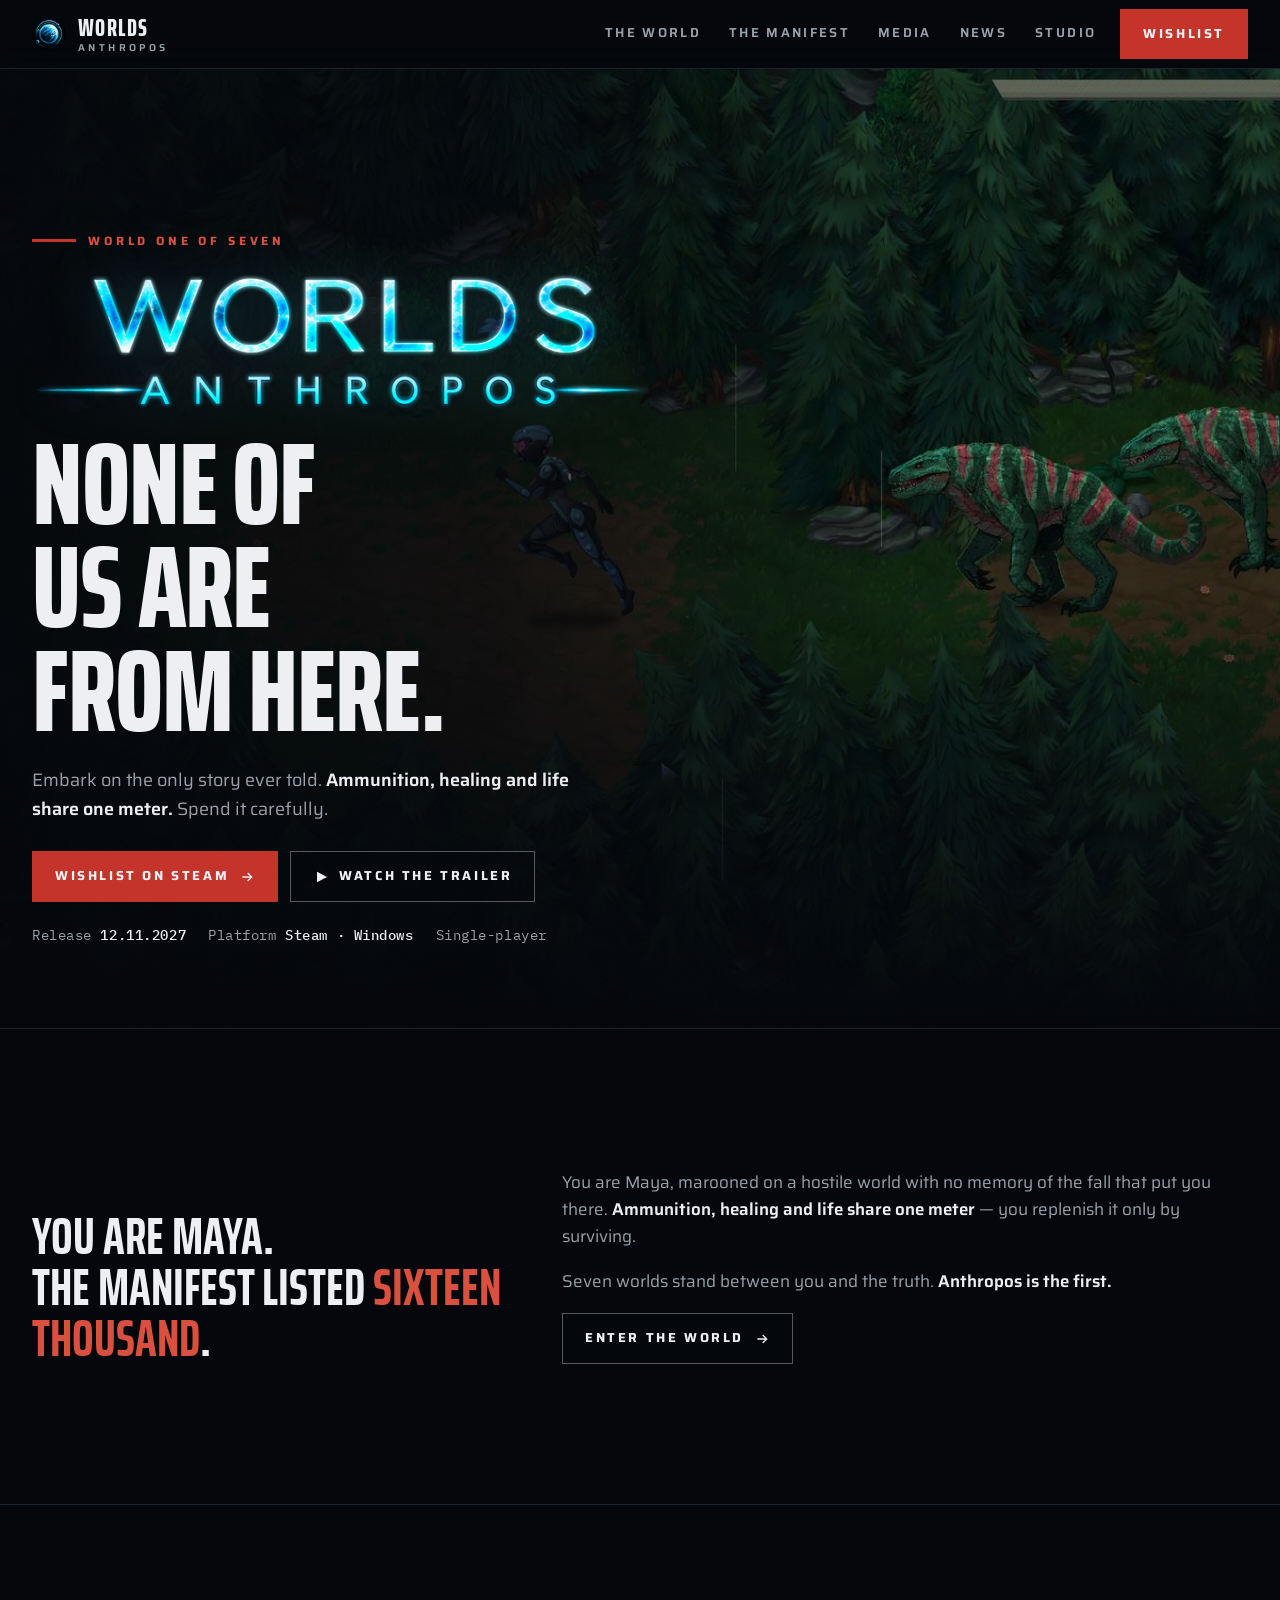
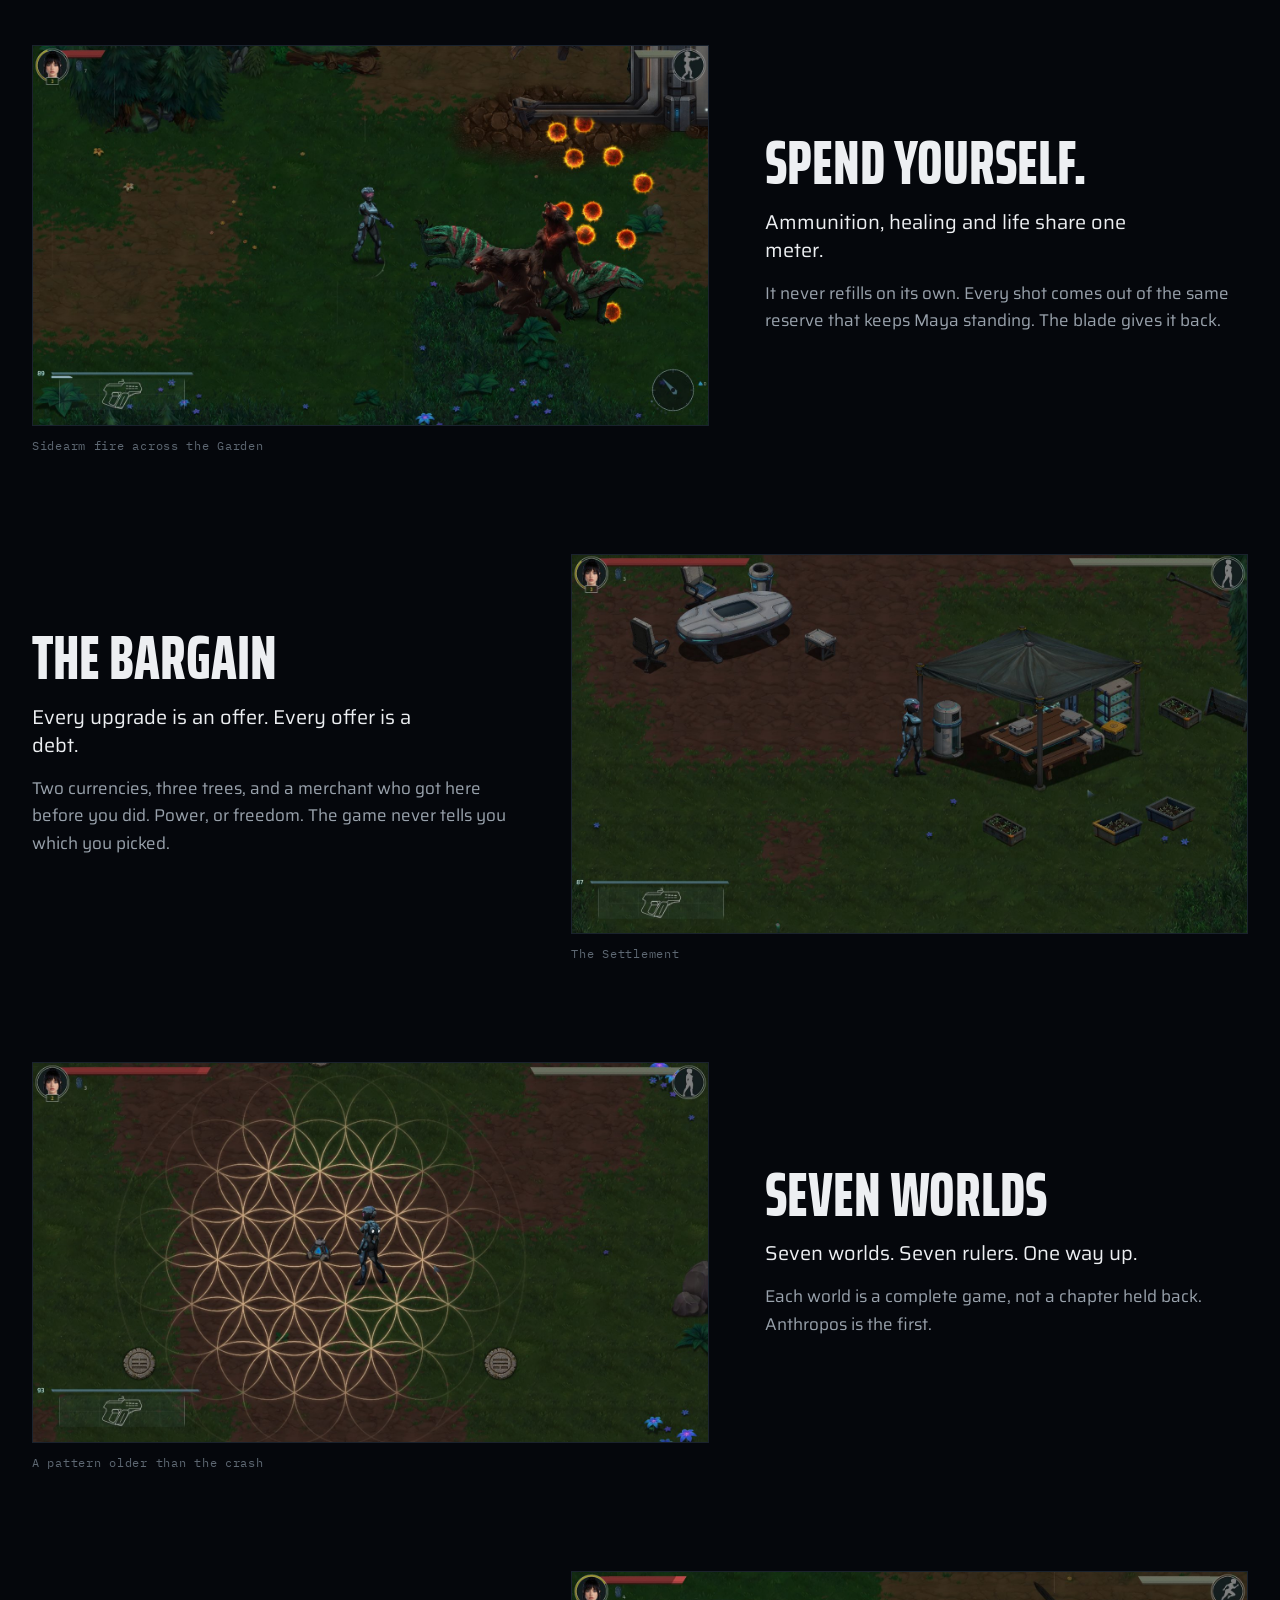
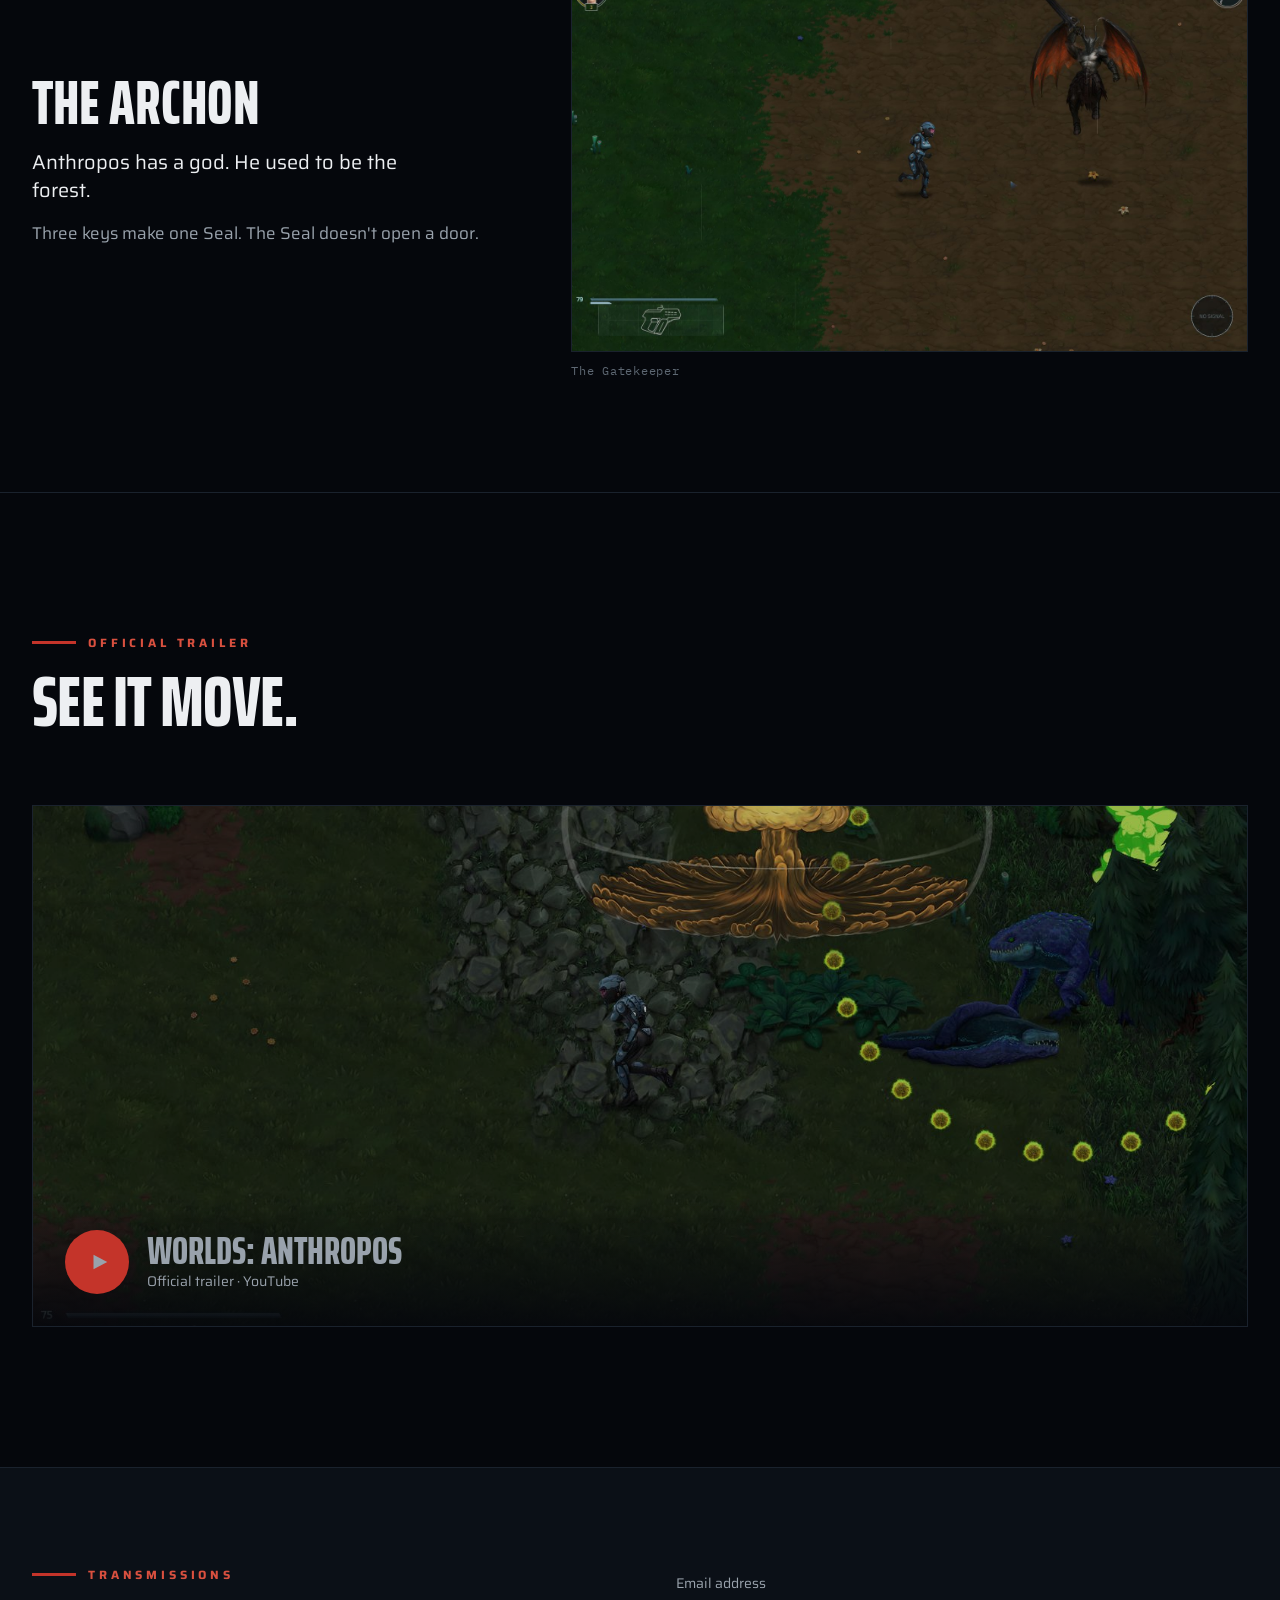
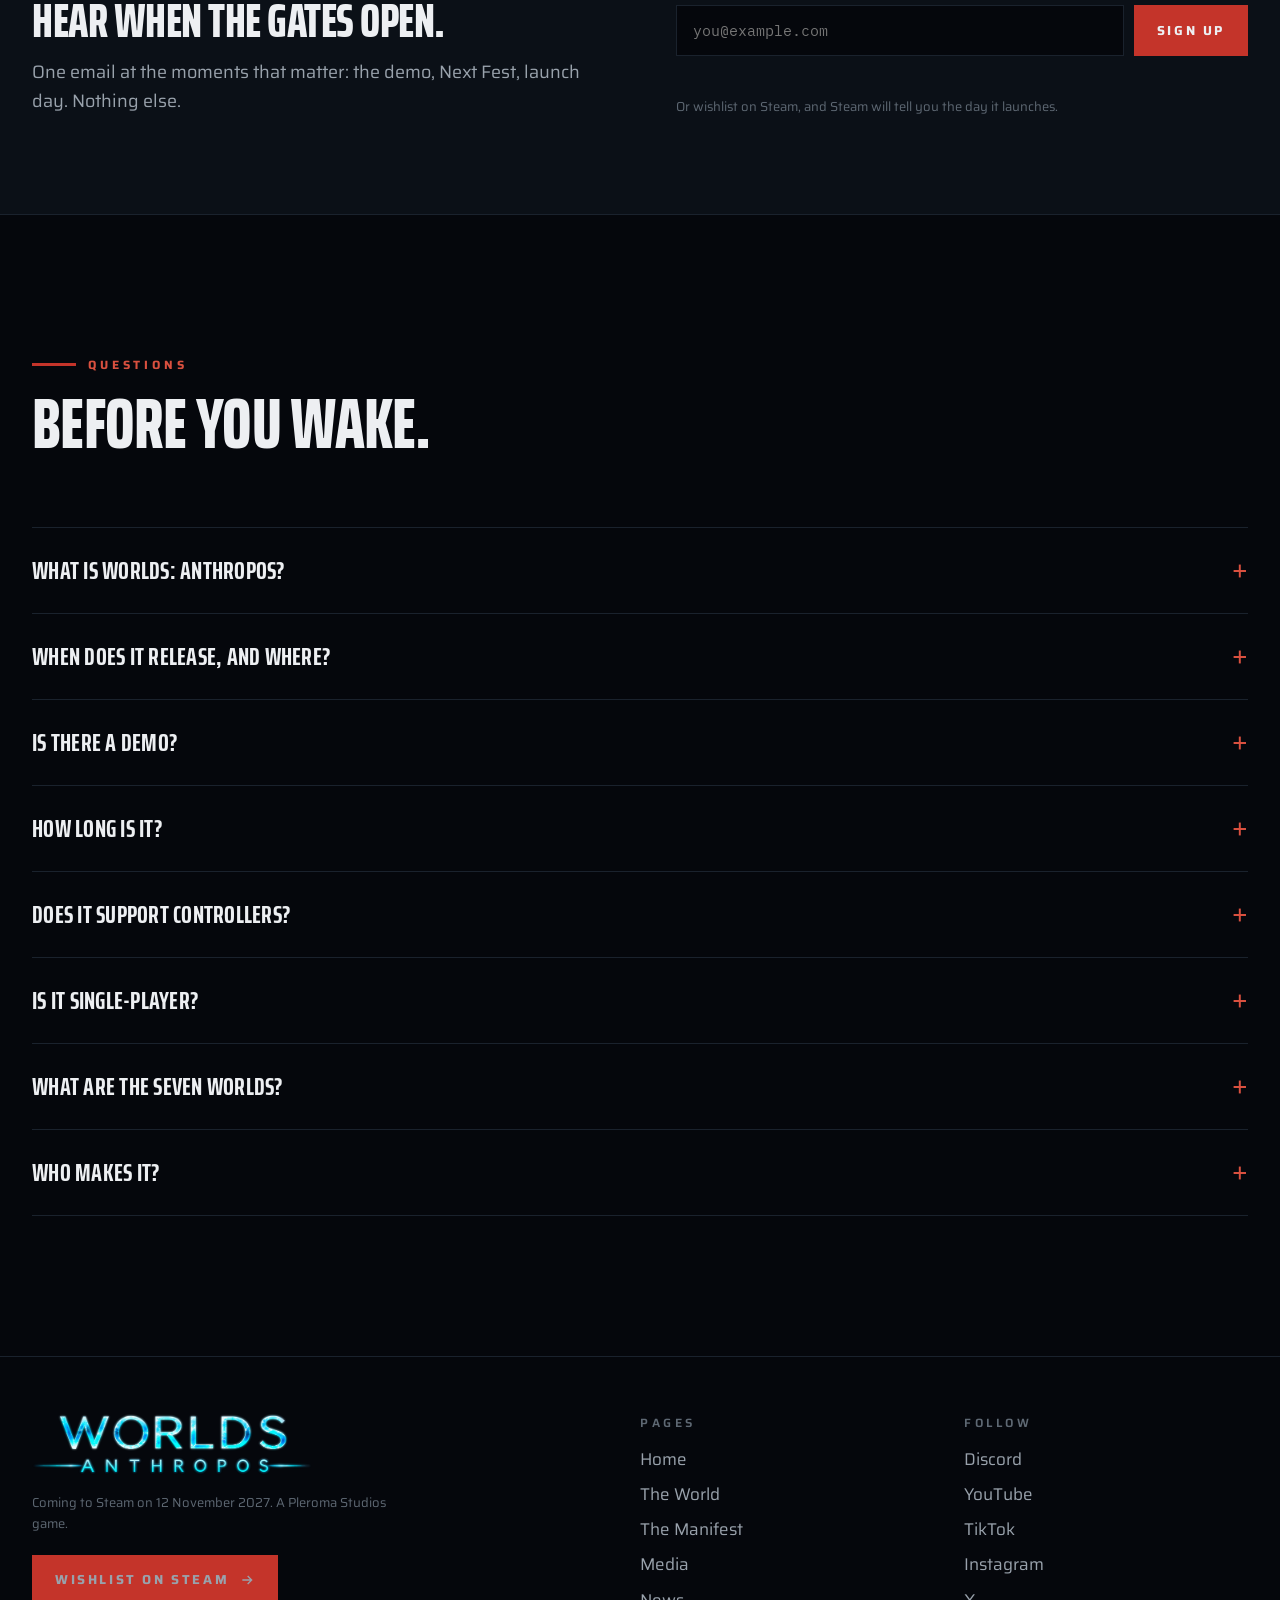
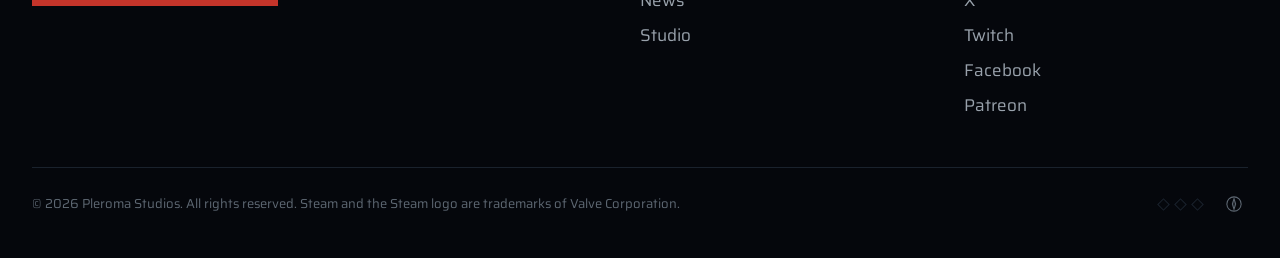
<file: index.html>
<!doctype html>
<html lang="en">
<head>
<meta charset="utf-8">
<meta name="viewport" content="width=device-width, initial-scale=1, viewport-fit=cover">
<meta name="claude:viewport-fit-sides" content="cover">
<title>WORLDS: Anthropos</title>
<meta name="description" content="A hand-painted action-adventure RPG. Ammunition, healing and life share one meter. Coming to Steam on 12 November 2027. Wishlist now.">
<meta property="og:type" content="website">
<meta property="og:site_name" content="WORLDS: Anthropos">
<meta property="og:title" content="WORLDS: Anthropos">
<meta property="og:description" content="A hand-painted action-adventure RPG. Ammunition, healing and life share one meter. Coming to Steam on 12 November 2027. Wishlist now.">
<meta property="og:image" content="https://pleromastudios.com/assets/img/og-image.jpg">
<meta name="twitter:card" content="summary_large_image">
<meta name="theme-color" content="#05070C">
<link rel="icon" type="image/png" sizes="32x32" href="assets/img/favicon-32.png">
<link rel="apple-touch-icon" href="assets/img/icon-180.png">
<link rel="preconnect" href="https://fonts.googleapis.com">
<link rel="preconnect" href="https://fonts.gstatic.com" crossorigin>
<link rel="stylesheet" href="https://fonts.googleapis.com/css2?family=Cormorant+Garamond:ital,wght@1,400;1,500&family=IBM+Plex+Mono:wght@400;500&family=Saira+Extra+Condensed:wght@600;700;800&family=Saira:wght@400;500;600;700&display=swap">
<link rel="stylesheet" href="assets/css/site.css">
</head>
<body>
<!--
  Ark 7 Malachi. Mission Statement.
  Survival is not guaranteed. Success is imperative.
  Godspeed to us all.
-->
<header class="site-head">
  <div class="wrap">
    <a class="brand" href="./" aria-label="WORLDS: Anthropos home">
      <img src="assets/img/icon-180.png" alt="" width="34" height="34">
      <span>Worlds<small>Anthropos</small></span>
    </a>
    <button class="menu-btn" type="button" aria-expanded="false" aria-controls="site-nav" aria-label="Menu"><span></span></button>
    <nav class="nav" id="site-nav" aria-label="Main">
        <a href="world.html">The World</a>
        <a href="manifest.html">The Manifest</a>
        <a href="media.html">Media</a>
        <a href="news.html">News</a>
        <a href="studio.html">Studio</a>
        <a class="btn btn-red nav-cta" href="https://store.steampowered.com/app/5536500/WORLDS_Anthropos/" target="_blank" rel="noopener">Wishlist on Steam</a>
    </nav>
    <a class="btn btn-red head-cta" href="https://store.steampowered.com/app/5536500/WORLDS_Anthropos/" target="_blank" rel="noopener">Wishlist</a>
  </div>
</header>

<main id="top">
  <section class="hero" aria-labelledby="hero-title">
    <div class="hero-media">
      <img src="assets/img/shots/hunted.jpg" alt="" width="1600" height="900" fetchpriority="high">
    </div>
    <div class="wrap">
      <span class="label">World one of seven</span>
      <img class="hero-mark" src="assets/img/art/wordmark.png" alt="WORLDS: Anthropos" width="1400" height="313">
      <h1 id="hero-title" class="display">None of us are from here.</h1>
      <p class="lede">Embark on the only story ever told. <strong>Ammunition, healing and life share one meter.</strong> Spend it carefully.</p>
      <div class="hero-ctas">
        <a class="btn btn-red" href="https://store.steampowered.com/app/5536500/WORLDS_Anthropos/" target="_blank" rel="noopener">Wishlist on Steam <svg viewBox="0 0 24 24" fill="none" stroke="currentColor" stroke-width="2" aria-hidden="true"><path d="M5 12h14M13 6l6 6-6 6"/></svg></a>
        <a class="btn btn-ghost" href="https://www.youtube.com/channel/UCAHSgf9oYVnLiyJPHW9-ACw" target="_blank" rel="noopener"><svg viewBox="0 0 24 24" fill="currentColor" aria-hidden="true"><path d="M6 4l15 8-15 8z"/></svg> Watch the trailer</a>
      </div>
      <p class="release"><span>Release <b>12.11.2027</b></span><span>Platform <b>Steam &middot; Windows</b></span><span>Single-player</span></p>
    </div>
  </section>

  <section class="section" aria-labelledby="about-title">
    <div class="wrap about">
      <h2 id="about-title" class="about-quote">You are Maya.<br>The manifest listed <em>sixteen thousand</em>.</h2>
      <div class="about-copy">
        <p>You are Maya, marooned on a hostile world with no memory of the fall that put you there. <strong>Ammunition, healing and life share one meter</strong> &mdash; you replenish it only by surviving.</p>
        <p>Seven worlds stand between you and the truth. <strong>Anthropos is the first.</strong></p>
        <p><a class="btn btn-ghost" href="world.html">Enter the world <svg viewBox="0 0 24 24" fill="none" stroke="currentColor" stroke-width="2" aria-hidden="true"><path d="M5 12h14M13 6l6 6-6 6"/></svg></a></p>
      </div>
    </div>
  </section>

  <section class="section" aria-label="Features">
    <div class="wrap features">
      <article class="feature">
        <figure class="feature-media" style="margin:0">
          <img src="assets/img/shots/sidearm.jpg" alt="Sidearm fire across the Garden" width="1600" height="900" loading="lazy">
          <figcaption>Sidearm fire across the Garden</figcaption>
        </figure>
        <div class="feature-copy">
          <h3>Spend yourself.</h3>
          <p class="claim">Ammunition, healing and life share one meter.</p>
          <p>It never refills on its own. Every shot comes out of the same reserve that keeps Maya standing. The blade gives it back.</p>
        </div>
      </article>
      <article class="feature">
        <figure class="feature-media" style="margin:0">
          <img src="assets/img/shots/settlement.jpg" alt="The Settlement" width="1600" height="900" loading="lazy">
          <figcaption>The Settlement</figcaption>
        </figure>
        <div class="feature-copy">
          <h3>The Bargain</h3>
          <p class="claim">Every upgrade is an offer. Every offer is a debt.</p>
          <p>Two currencies, three trees, and a merchant who got here before you did. Power, or freedom. The game never tells you which you picked.</p>
        </div>
      </article>
      <article class="feature">
        <figure class="feature-media" style="margin:0">
          <img src="assets/img/shots/puzzle.jpg" alt="A pattern older than the crash" width="1600" height="900" loading="lazy">
          <figcaption>A pattern older than the crash</figcaption>
        </figure>
        <div class="feature-copy">
          <h3>Seven worlds</h3>
          <p class="claim">Seven worlds. Seven rulers. One way up.</p>
          <p>Each world is a complete game, not a chapter held back. Anthropos is the first.</p>
        </div>
      </article>
      <article class="feature">
        <figure class="feature-media" style="margin:0">
          <img src="assets/img/shots/belph-attack.jpg" alt="The Gatekeeper" width="1600" height="900" loading="lazy">
          <figcaption>The Gatekeeper</figcaption>
        </figure>
        <div class="feature-copy">
          <h3>The Archon</h3>
          <p class="claim">Anthropos has a god. He used to be the forest.</p>
          <p>Three keys make one Seal. The Seal doesn't open a door.</p>
        </div>
      </article>
    </div>
  </section>

  <section class="section" aria-labelledby="trailer-title">
    <div class="wrap">
      <div class="section-head">
        <span class="label">Official trailer</span>
        <h2 id="trailer-title" class="display">See it move.</h2>
      </div>
      <a class="trailer" href="https://www.youtube.com/channel/UCAHSgf9oYVnLiyJPHW9-ACw" target="_blank" rel="noopener">
        <img src="assets/img/shots/explosion.jpg" alt="Maya facing a Lycaon pack as fire rains down" width="1600" height="900" loading="lazy">
        <span class="trailer-ui">
          <span class="play"><svg viewBox="0 0 24 24" fill="currentColor" aria-hidden="true"><path d="M6 4l15 8-15 8z"/></svg></span>
          <span><strong>WORLDS: Anthropos</strong><span>Official trailer &middot; YouTube</span></span>
        </span>
      </a>
    </div>
  </section>

  <section class="band" aria-labelledby="signup-title">
    <div class="wrap section band-grid" style="padding-block:clamp(56px,8vw,96px)">
      <div style="display:grid;gap:14px">
        <span class="label">Transmissions</span>
        <h2 id="signup-title" class="display">Hear when the gates open.</h2>
        <p class="lede">One email at the moments that matter: the demo, Next Fest, launch day. Nothing else.</p>
      </div>
      <div style="display:grid;gap:10px;align-content:end">
        <form class="signup" novalidate>
          <label for="signup-email">Email address</label>
          <input id="signup-email" type="email" name="email" autocomplete="email" placeholder="you@example.com" required>
          <button class="btn btn-red" type="submit">Sign up</button>
        </form>
        <p class="form-note" aria-live="polite"></p>
        <p class="fine">Or wishlist on Steam, and Steam will tell you the day it launches.</p>
      </div>
    </div>
  </section>

  <section class="section" aria-labelledby="faq-title">
    <div class="wrap">
      <div class="section-head">
        <span class="label">Questions</span>
        <h2 id="faq-title" class="display">Before you wake.</h2>
      </div>
      <div class="faq">
      <details>
        <summary>What is WORLDS: Anthropos?</summary>
        <div><p>A hand-painted, top-down action-adventure RPG. You play Maya, an engineer who wakes on a hostile world after her Ark goes down, with a sword, a sidearm, and one meter that is her ammunition, her healing and her life.</p></div>
      </details>
      <details>
        <summary>When does it release, and where?</summary>
        <div><p>12 November 2027, on Steam for Windows PC. You can wishlist it now, and Steam will tell you the day it launches.</p></div>
      </details>
      <details>
        <summary>Is there a demo?</summary>
        <div><p>A demo is planned for Steam Next Fest in October 2027.</p></div>
      </details>
      <details>
        <summary>How long is it?</summary>
        <div><p>Roughly three to eight hours, depending on how closely you look. There are three endings, your choices decide which one you reach, and New Game Plus waits after.</p></div>
      </details>
      <details>
        <summary>Does it support controllers?</summary>
        <div><p>Not yet. WORLDS: Anthropos is played with keyboard and mouse.</p></div>
      </details>
      <details>
        <summary>Is it single-player?</summary>
        <div><p>Yes. The whole story is played alone.</p></div>
      </details>
      <details>
        <summary>What are the seven worlds?</summary>
        <div><p>WORLDS is a series of seven games. Each one is a complete, standalone game on its own world. None of them is DLC or a withheld chapter. Anthropos is the first.</p></div>
      </details>
      <details>
        <summary>Who makes it?</summary>
        <div><p>Pleroma Studios, an independent studio in New Mexico. <a href="studio.html">Meet the studio</a>.</p></div>
      </details>
      </div>
    </div>
  </section>
</main>

<footer class="site-foot">
  <div class="wrap">
    <div class="foot-grid">
      <div>
        <img src="assets/img/art/wordmark.png" alt="WORLDS: Anthropos" width="280" height="63" style="width:280px;max-width:100%" loading="lazy">
        <p class="fine" style="margin-top:18px;max-width:42ch">Coming to Steam on 12 November 2027. A Pleroma Studios game.</p>
        <p style="margin-top:20px"><a class="btn btn-red" href="https://store.steampowered.com/app/5536500/WORLDS_Anthropos/" target="_blank" rel="noopener">Wishlist on Steam <svg viewBox="0 0 24 24" fill="none" stroke="currentColor" stroke-width="2" aria-hidden="true"><path d="M5 12h14M13 6l6 6-6 6"/></svg></a></p>
      </div>
      <nav aria-label="Pages">
        <h2>Pages</h2>
        <ul>
          <li><a href="./">Home</a></li>
          <li><a href="world.html">The World</a></li>
          <li><a href="manifest.html">The Manifest</a></li>
          <li><a href="media.html">Media</a></li>
          <li><a href="news.html">News</a></li>
          <li><a href="studio.html">Studio</a></li>
        </ul>
      </nav>
      <nav aria-label="Social">
        <h2>Follow</h2>
        <ul>
          <li><a href="https://discord.gg/MVRtM4kcHY" target="_blank" rel="noopener">Discord</a></li>
          <li><a href="https://www.youtube.com/channel/UCAHSgf9oYVnLiyJPHW9-ACw" target="_blank" rel="noopener">YouTube</a></li>
          <li><a href="https://www.tiktok.com/@pleroma_studios" target="_blank" rel="noopener">TikTok</a></li>
          <li><a href="https://www.instagram.com/pleroma_studios" target="_blank" rel="noopener">Instagram</a></li>
          <li><a href="https://x.com/Pleroma_Studios" target="_blank" rel="noopener">X</a></li>
          <li><a href="https://www.twitch.tv/pleromastudios" target="_blank" rel="noopener">Twitch</a></li>
          <li><a href="https://www.facebook.com/PleromaStudios/" target="_blank" rel="noopener">Facebook</a></li>
          <li><a href="https://www.patreon.com/c/PleromaStudios" target="_blank" rel="noopener">Patreon</a></li>
        </ul>
      </nav>
    </div>
    <div class="foot-base">
      <span>&copy; 2026 Pleroma Studios. All rights reserved. Steam and the Steam logo are trademarks of Valve Corporation.</span>
      <span style="display:inline-flex;gap:18px;align-items:center">
        <span class="seal-slots" aria-hidden="true"><i></i><i></i><i></i></span>
        <a class="compass" href="wayfinder.html" aria-label="Wayfinder"><svg viewBox="0 0 24 24" fill="none" stroke="currentColor" stroke-width="1.4" aria-hidden="true"><circle cx="12" cy="12" r="9.5"/><path d="M12 5l2.2 7L12 19l-2.2-7z" fill="currentColor" fill-opacity=".25"/></svg></a>
      </span>
    </div>
  </div>
</footer>
<script src="assets/js/site.js"></script>
</body>
</html>
</file>
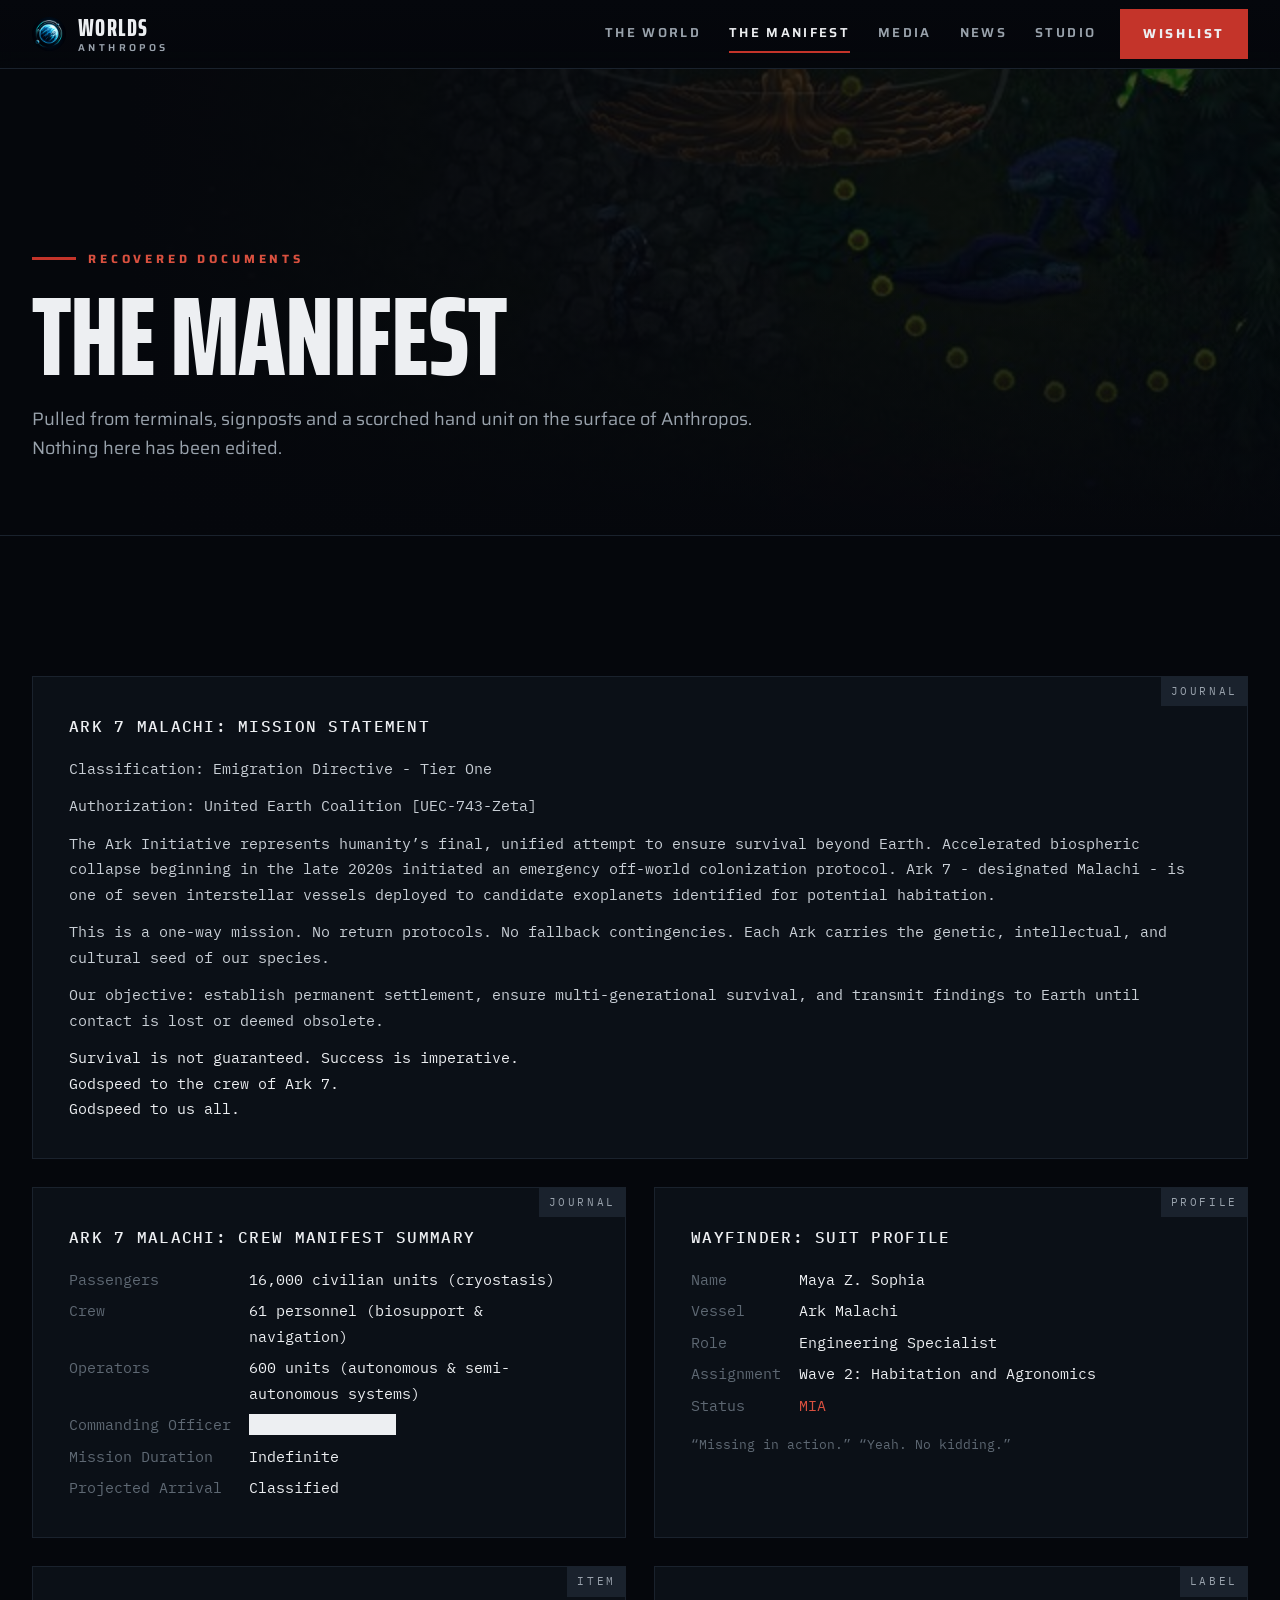
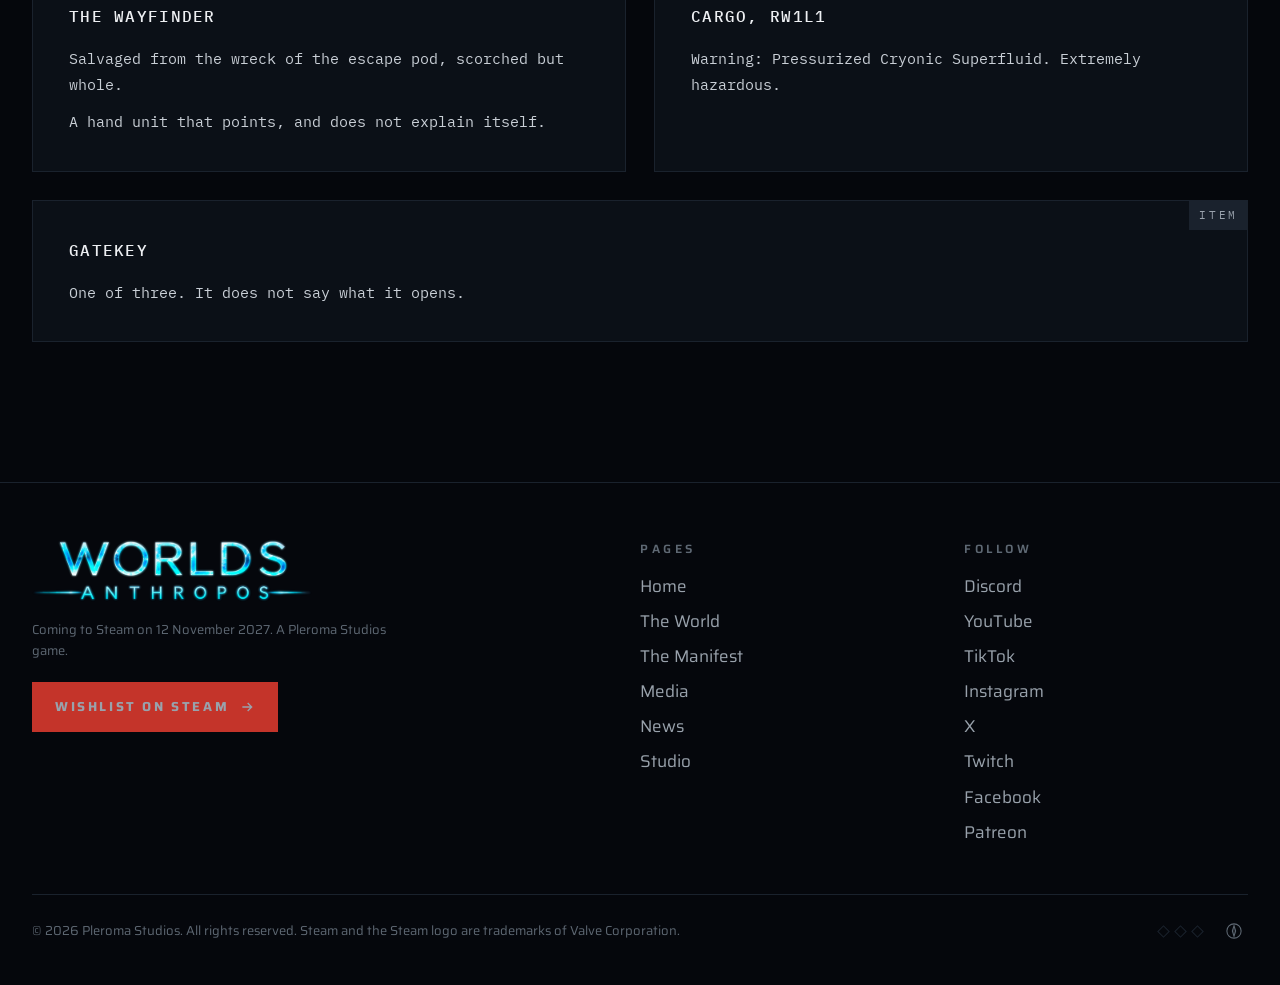
<file: manifest.html>
<!doctype html>
<html lang="en">
<head>
<meta charset="utf-8">
<meta name="viewport" content="width=device-width, initial-scale=1, viewport-fit=cover">
<meta name="claude:viewport-fit-sides" content="cover">
<title>The Manifest — WORLDS: Anthropos</title>
<meta name="description" content="Recovered documents from Ark 7 Malachi: the mission statement, the crew manifest, and one survivor's profile.">
<meta property="og:type" content="website">
<meta property="og:site_name" content="WORLDS: Anthropos">
<meta property="og:title" content="The Manifest — WORLDS: Anthropos">
<meta property="og:description" content="Recovered documents from Ark 7 Malachi: the mission statement, the crew manifest, and one survivor's profile.">
<meta property="og:image" content="https://pleromastudios.com/assets/img/og-image.jpg">
<meta name="twitter:card" content="summary_large_image">
<meta name="theme-color" content="#05070C">
<link rel="icon" type="image/png" sizes="32x32" href="assets/img/favicon-32.png">
<link rel="apple-touch-icon" href="assets/img/icon-180.png">
<link rel="preconnect" href="https://fonts.googleapis.com">
<link rel="preconnect" href="https://fonts.gstatic.com" crossorigin>
<link rel="stylesheet" href="https://fonts.googleapis.com/css2?family=Cormorant+Garamond:ital,wght@1,400;1,500&family=IBM+Plex+Mono:wght@400;500&family=Saira+Extra+Condensed:wght@600;700;800&family=Saira:wght@400;500;600;700&display=swap">
<link rel="stylesheet" href="assets/css/site.css">
</head>
<body>
<!--
  Recovered from the Malachi's flank. Partial. The rest is somewhere else.
-->
<header class="site-head">
  <div class="wrap">
    <a class="brand" href="./" aria-label="WORLDS: Anthropos home">
      <img src="assets/img/icon-180.png" alt="" width="34" height="34">
      <span>Worlds<small>Anthropos</small></span>
    </a>
    <button class="menu-btn" type="button" aria-expanded="false" aria-controls="site-nav" aria-label="Menu"><span></span></button>
    <nav class="nav" id="site-nav" aria-label="Main">
        <a href="world.html">The World</a>
        <a href="manifest.html" aria-current="page">The Manifest</a>
        <a href="media.html">Media</a>
        <a href="news.html">News</a>
        <a href="studio.html">Studio</a>
        <a class="btn btn-red nav-cta" href="https://store.steampowered.com/app/5536500/WORLDS_Anthropos/" target="_blank" rel="noopener">Wishlist on Steam</a>
    </nav>
    <a class="btn btn-red head-cta" href="https://store.steampowered.com/app/5536500/WORLDS_Anthropos/" target="_blank" rel="noopener">Wishlist</a>
  </div>
</header>

<main>
  <section class="page-head">
    <div class="bg"><img src="assets/img/shots/explosion-sm.jpg" alt="" width="640" height="360"></div>
    <div class="wrap">
      <span class="label">Recovered documents</span>
      <h1 class="display">The Manifest</h1>
      <p class="lede">Pulled from terminals, signposts and a scorched hand unit on the surface of Anthropos. Nothing here has been edited.</p>
    </div>
  </section>

  <section class="section">
    <div class="wrap docs">
      <article class="doc wide" data-kind="Journal">
        <h2>Ark 7 Malachi: Mission Statement</h2>
        <p>Classification: Emigration Directive - Tier One</p>
        <p>Authorization: United Earth Coalition [UEC-743-Zeta]</p>
        <p>The Ark Initiative represents humanity&rsquo;s final, unified attempt to ensure survival beyond Earth. Accelerated biospheric collapse beginning in the late 2020s initiated an emergency off-world colonization protocol. Ark 7 - designated Malachi - is one of seven interstellar vessels deployed to candidate exoplanets identified for potential habitation.</p>
        <p>This is a one-way mission. No return protocols. No fallback contingencies. Each Ark carries the genetic, intellectual, and cultural seed of our species.</p>
        <p>Our objective: establish permanent settlement, ensure multi-generational survival, and transmit findings to Earth until contact is lost or deemed obsolete.</p>
        <p class="sig">Survival is not guaranteed. Success is imperative.<br>Godspeed to the crew of Ark 7.<br>Godspeed to us all.</p>
      </article>

      <article class="doc" data-kind="Journal">
        <h2>Ark 7 Malachi: Crew Manifest Summary</h2>
        <dl>
          <dt>Passengers</dt><dd>16,000 civilian units (cryostasis)</dd>
          <dt>Crew</dt><dd>61 personnel (biosupport &amp; navigation)</dd>
          <dt>Operators</dt><dd>600 units (autonomous &amp; semi-autonomous systems)</dd>
          <dt>Commanding Officer</dt><dd><button class="redact" type="button" data-redacted-co aria-label="Redacted">REDACTED REDACT</button></dd>
          <dt>Mission Duration</dt><dd>Indefinite</dd>
          <dt>Projected Arrival</dt><dd>Classified</dd>
        </dl>
      </article>

      <article class="doc" data-kind="Profile">
        <h2>Wayfinder: Suit Profile</h2>
        <dl>
          <dt>Name</dt><dd>Maya Z. Sophia</dd>
          <dt>Vessel</dt><dd>Ark Malachi</dd>
          <dt>Role</dt><dd>Engineering Specialist</dd>
          <dt>Assignment</dt><dd>Wave 2: Habitation and Agronomics</dd>
          <dt>Status</dt><dd style="color:var(--ember)">MIA</dd>
        </dl>
        <p class="doc-note">&ldquo;Missing in action.&rdquo; &ldquo;Yeah. No kidding.&rdquo;</p>
      </article>

      <article class="doc" data-kind="Item">
        <h2>The Wayfinder</h2>
        <p>Salvaged from the wreck of the escape pod, scorched but whole.</p>
        <p>A hand unit that points, and does not explain itself.</p>
      </article>

      <article class="doc" data-kind="Label">
        <h2>Cargo, rW1L1</h2>
        <p>Warning: Pressurized Cryonic Superfluid. Extremely hazardous.</p>
      </article>

      <article class="doc wide" data-kind="Item">
        <h2>Gatekey</h2>
        <p>One of three. It does not say what it opens.</p>
      </article>
    </div>
  </section>
</main>

<footer class="site-foot">
  <div class="wrap">
    <div class="foot-grid">
      <div>
        <img src="assets/img/art/wordmark.png" alt="WORLDS: Anthropos" width="280" height="63" style="width:280px;max-width:100%" loading="lazy">
        <p class="fine" style="margin-top:18px;max-width:42ch">Coming to Steam on 12 November 2027. A Pleroma Studios game.</p>
        <p style="margin-top:20px"><a class="btn btn-red" href="https://store.steampowered.com/app/5536500/WORLDS_Anthropos/" target="_blank" rel="noopener">Wishlist on Steam <svg viewBox="0 0 24 24" fill="none" stroke="currentColor" stroke-width="2" aria-hidden="true"><path d="M5 12h14M13 6l6 6-6 6"/></svg></a></p>
      </div>
      <nav aria-label="Pages">
        <h2>Pages</h2>
        <ul>
          <li><a href="./">Home</a></li>
          <li><a href="world.html">The World</a></li>
          <li><a href="manifest.html">The Manifest</a></li>
          <li><a href="media.html">Media</a></li>
          <li><a href="news.html">News</a></li>
          <li><a href="studio.html">Studio</a></li>
        </ul>
      </nav>
      <nav aria-label="Social">
        <h2>Follow</h2>
        <ul>
          <li><a href="https://discord.gg/MVRtM4kcHY" target="_blank" rel="noopener">Discord</a></li>
          <li><a href="https://www.youtube.com/channel/UCAHSgf9oYVnLiyJPHW9-ACw" target="_blank" rel="noopener">YouTube</a></li>
          <li><a href="https://www.tiktok.com/@pleroma_studios" target="_blank" rel="noopener">TikTok</a></li>
          <li><a href="https://www.instagram.com/pleroma_studios" target="_blank" rel="noopener">Instagram</a></li>
          <li><a href="https://x.com/Pleroma_Studios" target="_blank" rel="noopener">X</a></li>
          <li><a href="https://www.twitch.tv/pleromastudios" target="_blank" rel="noopener">Twitch</a></li>
          <li><a href="https://www.facebook.com/PleromaStudios/" target="_blank" rel="noopener">Facebook</a></li>
          <li><a href="https://www.patreon.com/c/PleromaStudios" target="_blank" rel="noopener">Patreon</a></li>
        </ul>
      </nav>
    </div>
    <div class="foot-base">
      <span>&copy; 2026 Pleroma Studios. All rights reserved. Steam and the Steam logo are trademarks of Valve Corporation.</span>
      <span style="display:inline-flex;gap:18px;align-items:center">
        <span class="seal-slots" aria-hidden="true"><i></i><i></i><i></i></span>
        <a class="compass" href="wayfinder.html" aria-label="Wayfinder"><svg viewBox="0 0 24 24" fill="none" stroke="currentColor" stroke-width="1.4" aria-hidden="true"><circle cx="12" cy="12" r="9.5"/><path d="M12 5l2.2 7L12 19l-2.2-7z" fill="currentColor" fill-opacity=".25"/></svg></a>
      </span>
    </div>
  </div>
</footer>
<script src="assets/js/site.js"></script>
</body>
</html>
</file>
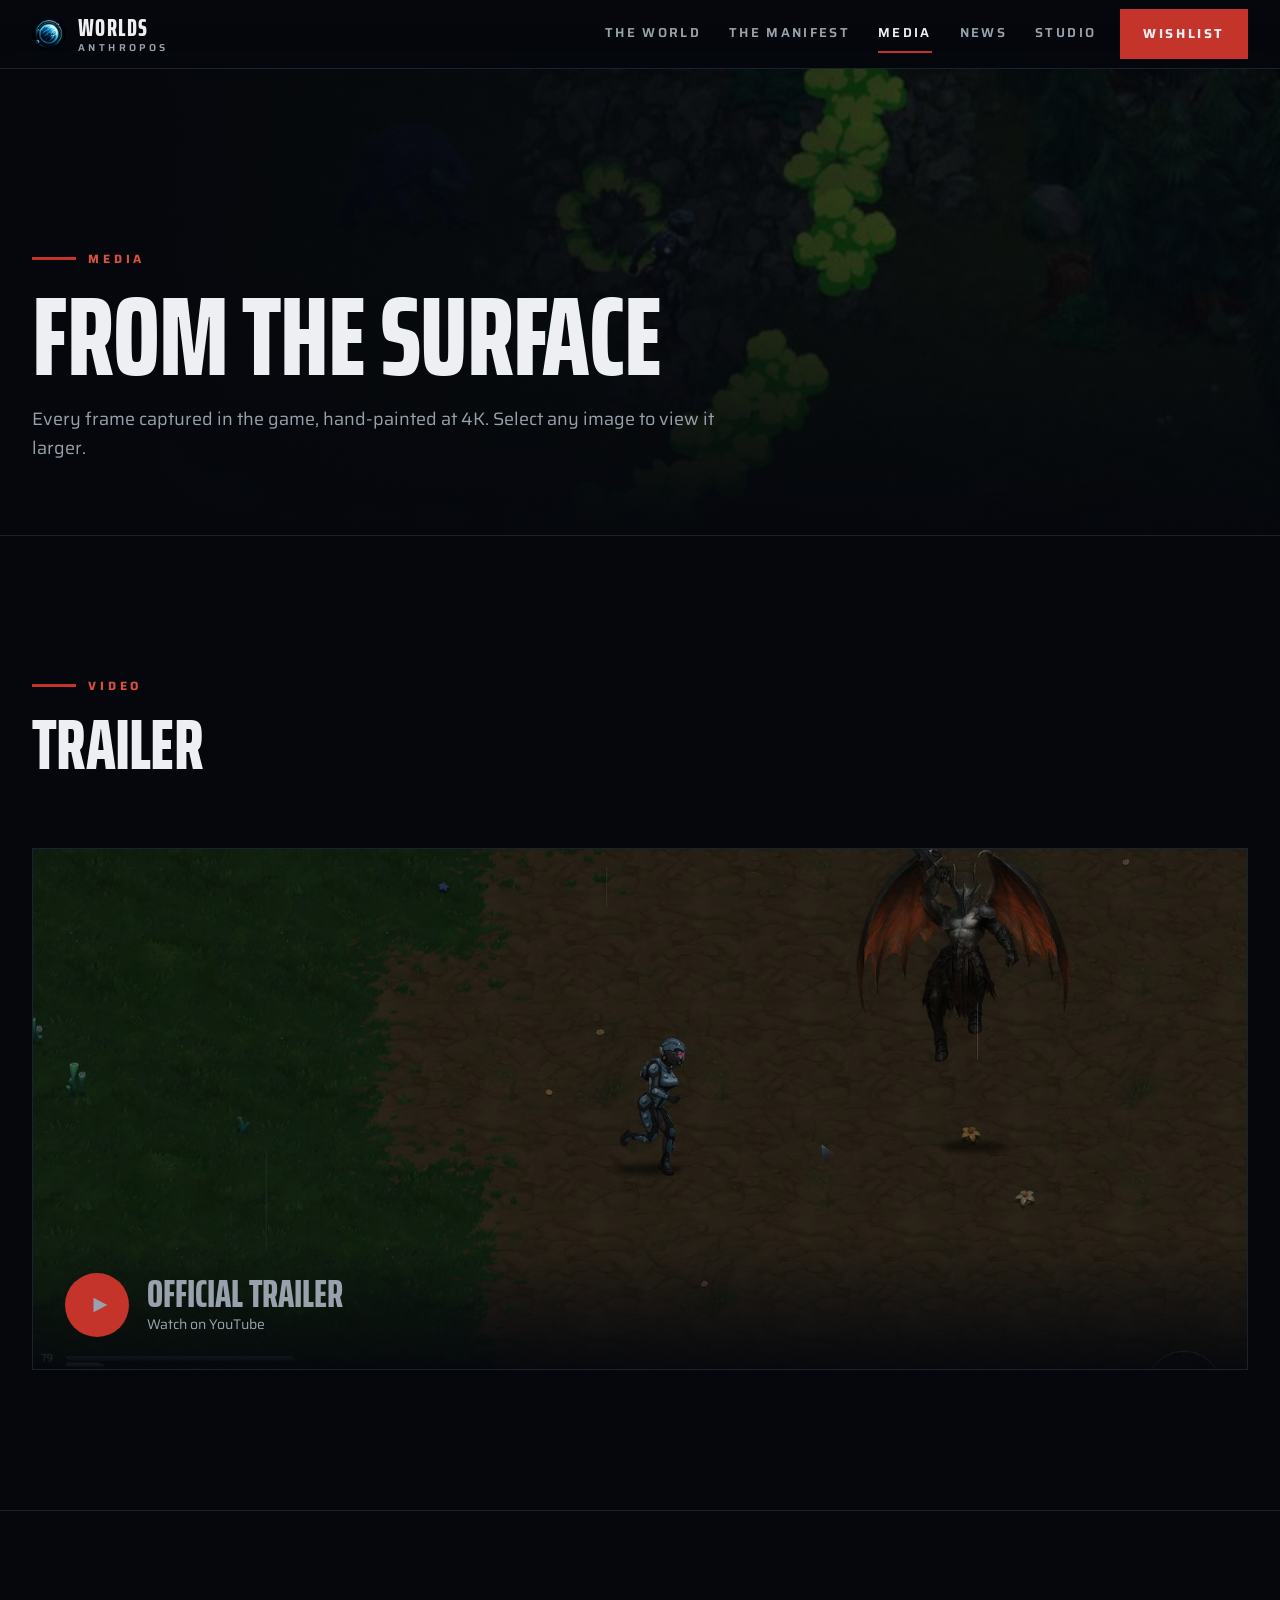
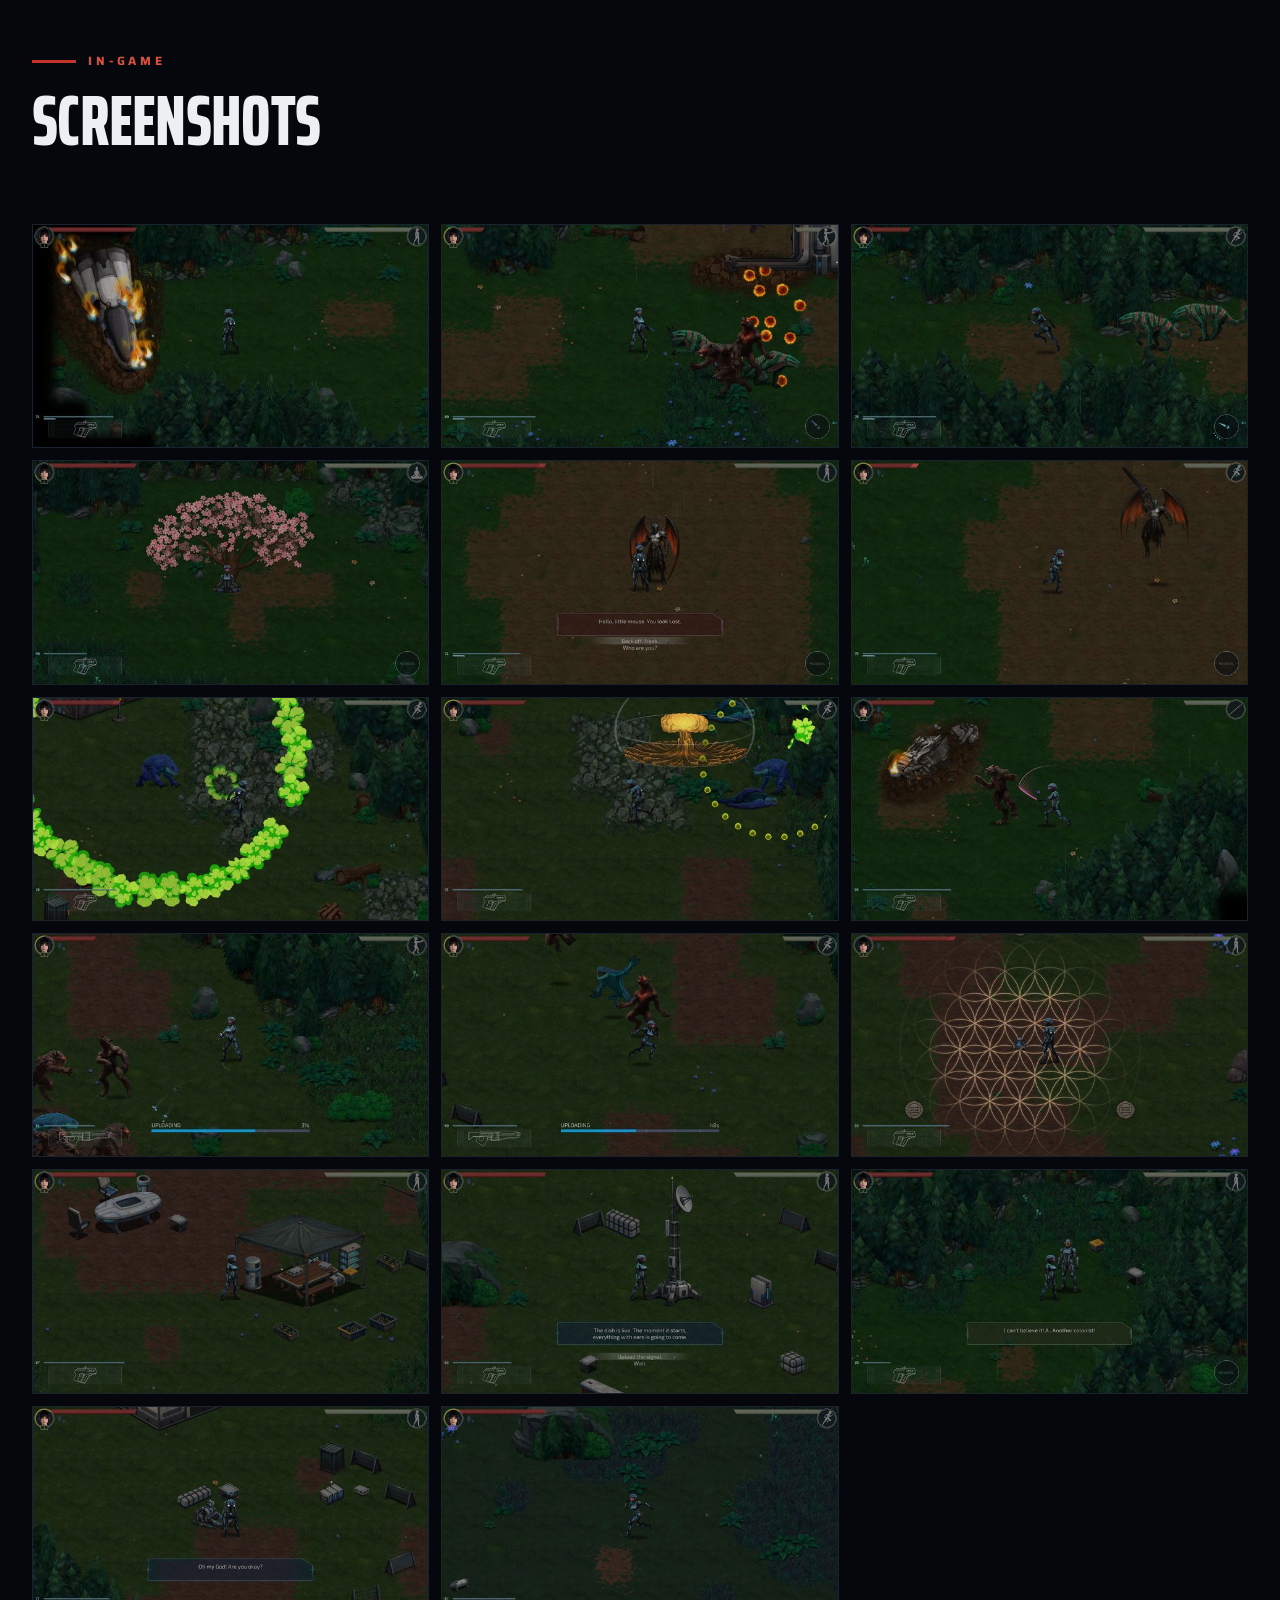
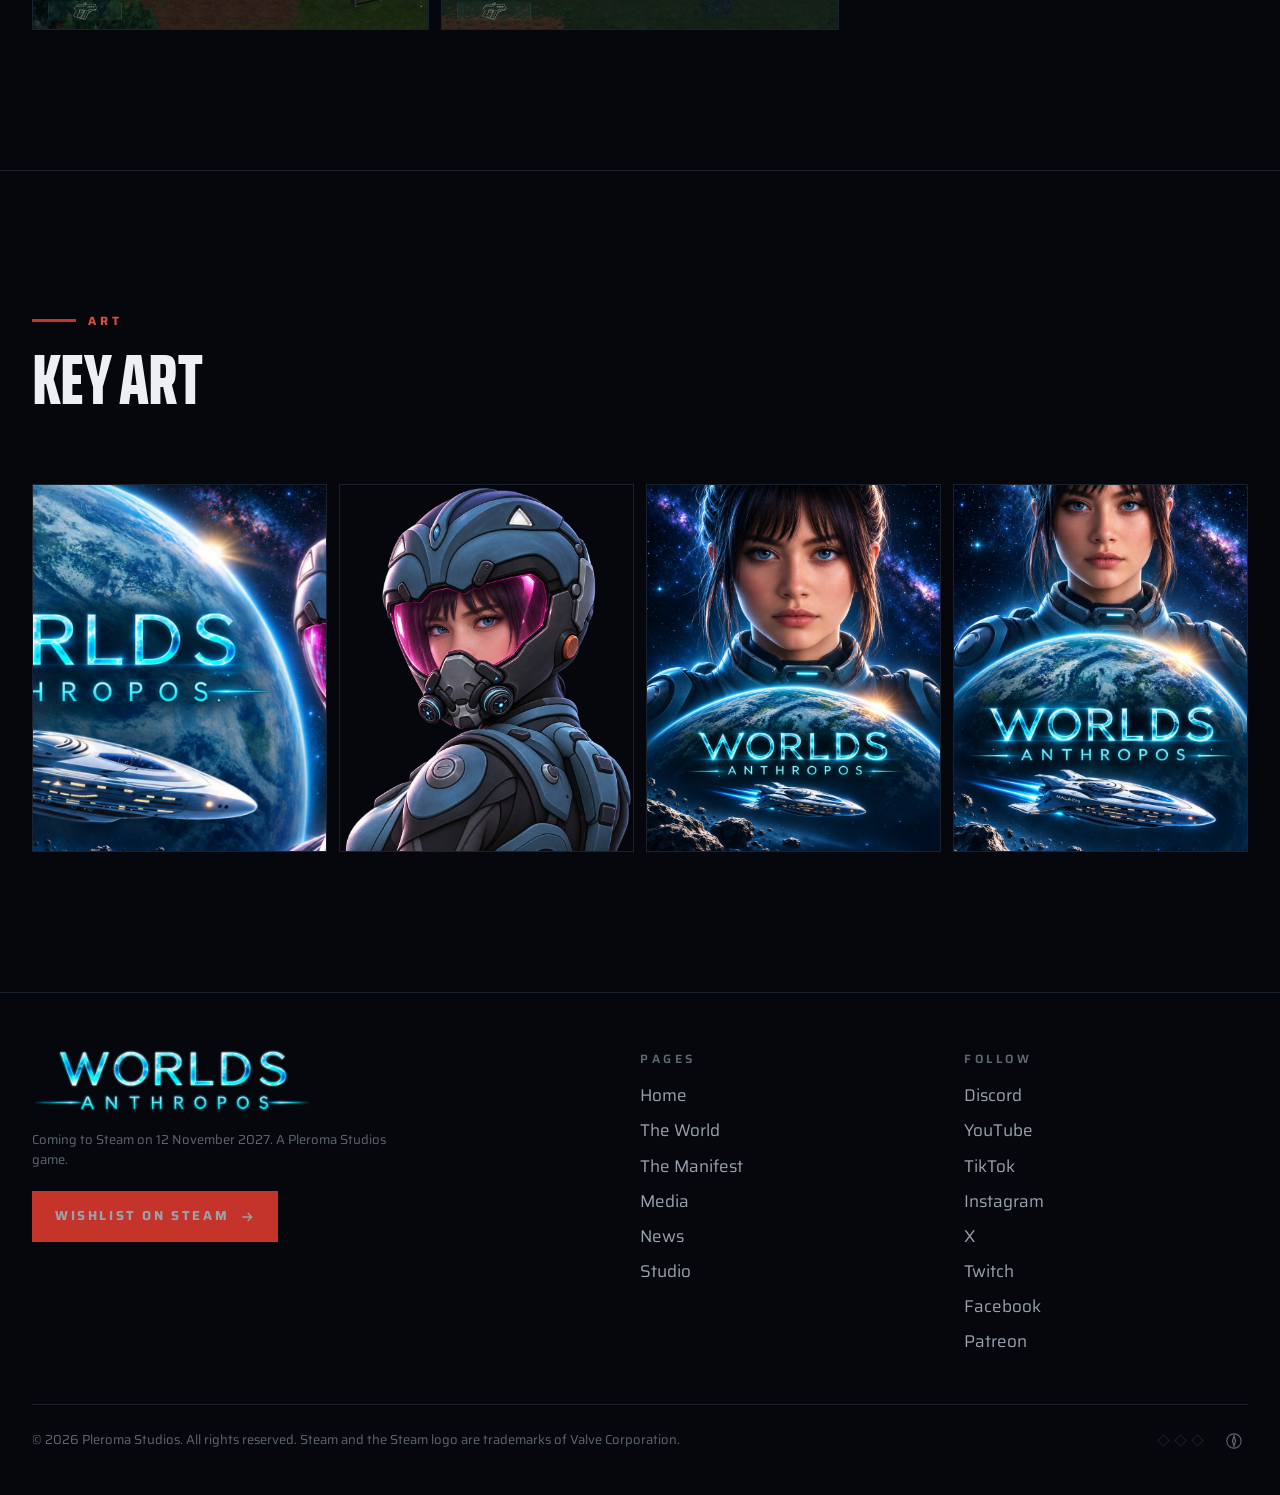
<file: media.html>
<!doctype html>
<html lang="en">
<head>
<meta charset="utf-8">
<meta name="viewport" content="width=device-width, initial-scale=1, viewport-fit=cover">
<meta name="claude:viewport-fit-sides" content="cover">
<title>Media — WORLDS: Anthropos</title>
<meta name="description" content="Screenshots, key art and the official trailer for WORLDS: Anthropos.">
<meta property="og:type" content="website">
<meta property="og:site_name" content="WORLDS: Anthropos">
<meta property="og:title" content="Media — WORLDS: Anthropos">
<meta property="og:description" content="Screenshots, key art and the official trailer for WORLDS: Anthropos.">
<meta property="og:image" content="https://pleromastudios.com/assets/img/og-image.jpg">
<meta name="twitter:card" content="summary_large_image">
<meta name="theme-color" content="#05070C">
<link rel="icon" type="image/png" sizes="32x32" href="assets/img/favicon-32.png">
<link rel="apple-touch-icon" href="assets/img/icon-180.png">
<link rel="preconnect" href="https://fonts.googleapis.com">
<link rel="preconnect" href="https://fonts.gstatic.com" crossorigin>
<link rel="stylesheet" href="https://fonts.googleapis.com/css2?family=Cormorant+Garamond:ital,wght@1,400;1,500&family=IBM+Plex+Mono:wght@400;500&family=Saira+Extra+Condensed:wght@600;700;800&family=Saira:wght@400;500;600;700&display=swap">
<link rel="stylesheet" href="assets/css/site.css">
</head>
<body>
<!--
  APOCRYPHA. Fragment, stone, broken.

  What we are today comes from our thoughts of yesterday
  And our present thoughts build our life of tomorrow
  My life is the creation of my mind

  If a man speaks or acts with an impure mind, suffering follows him
  as the wheel of the cart follows the beast that draws the cart
  If a man speaks or acts with a pure mind, joy follows him as his own ______

  The stone is broken here. The Wayfinder remembers the word.
-->
<header class="site-head">
  <div class="wrap">
    <a class="brand" href="./" aria-label="WORLDS: Anthropos home">
      <img src="assets/img/icon-180.png" alt="" width="34" height="34">
      <span>Worlds<small>Anthropos</small></span>
    </a>
    <button class="menu-btn" type="button" aria-expanded="false" aria-controls="site-nav" aria-label="Menu"><span></span></button>
    <nav class="nav" id="site-nav" aria-label="Main">
        <a href="world.html">The World</a>
        <a href="manifest.html">The Manifest</a>
        <a href="media.html" aria-current="page">Media</a>
        <a href="news.html">News</a>
        <a href="studio.html">Studio</a>
        <a class="btn btn-red nav-cta" href="https://store.steampowered.com/app/5536500/WORLDS_Anthropos/" target="_blank" rel="noopener">Wishlist on Steam</a>
    </nav>
    <a class="btn btn-red head-cta" href="https://store.steampowered.com/app/5536500/WORLDS_Anthropos/" target="_blank" rel="noopener">Wishlist</a>
  </div>
</header>

<main>
  <section class="page-head">
    <div class="bg"><img src="assets/img/shots/heqet-sm.jpg" alt="" width="640" height="360"></div>
    <div class="wrap">
      <span class="label">Media</span>
      <h1 class="display">From the surface</h1>
      <p class="lede">Every frame captured in the game, hand-painted at 4K. Select any image to view it larger.</p>
    </div>
  </section>

  <section class="section" aria-labelledby="t">
    <div class="wrap">
      <div class="section-head"><span class="label">Video</span><h2 id="t" class="display">Trailer</h2></div>
      <a class="trailer" href="https://www.youtube.com/channel/UCAHSgf9oYVnLiyJPHW9-ACw" target="_blank" rel="noopener">
        <img src="assets/img/shots/belph-attack.jpg" alt="The Gatekeeper rising over Maya" width="1600" height="900" loading="lazy">
        <span class="trailer-ui"><span class="play"><svg viewBox="0 0 24 24" fill="currentColor" aria-hidden="true"><path d="M6 4l15 8-15 8z"/></svg></span><span><strong>Official trailer</strong><span>Watch on YouTube</span></span></span>
      </a>
    </div>
  </section>

  <section class="section" aria-labelledby="s">
    <div class="wrap">
      <div class="section-head"><span class="label">In-game</span><h2 id="s" class="display">Screenshots</h2></div>
      <div class="gallery">
        <button type="button" data-full="assets/img/shots/crash-site.jpg"><img src="assets/img/shots/crash-site-sm.jpg" alt="The crash site" width="640" height="360" loading="lazy"></button>
        <button type="button" data-full="assets/img/shots/sidearm.jpg"><img src="assets/img/shots/sidearm-sm.jpg" alt="Sidearm fire in the forest" width="640" height="360" loading="lazy"></button>
        <button type="button" data-full="assets/img/shots/hunted.jpg"><img src="assets/img/shots/hunted-sm.jpg" alt="Hunted through the trees" width="640" height="360" loading="lazy"></button>
        <button type="button" data-full="assets/img/shots/waking.jpg"><img src="assets/img/shots/waking-sm.jpg" alt="The cherry blossom" width="640" height="360" loading="lazy"></button>
        <button type="button" data-full="assets/img/shots/belph.jpg"><img src="assets/img/shots/belph-sm.jpg" alt="The Gatekeeper" width="640" height="360" loading="lazy"></button>
        <button type="button" data-full="assets/img/shots/belph-attack.jpg"><img src="assets/img/shots/belph-attack-sm.jpg" alt="The Gatekeeper attacks" width="640" height="360" loading="lazy"></button>
        <button type="button" data-full="assets/img/shots/heqet.jpg"><img src="assets/img/shots/heqet-sm.jpg" alt="A swarm of Heket" width="640" height="360" loading="lazy"></button>
        <button type="button" data-full="assets/img/shots/explosion.jpg"><img src="assets/img/shots/explosion-sm.jpg" alt="A grenade and a Lycaon pack" width="640" height="360" loading="lazy"></button>
        <button type="button" data-full="assets/img/shots/sword.jpg"><img src="assets/img/shots/sword-sm.jpg" alt="The blade" width="640" height="360" loading="lazy"></button>
        <button type="button" data-full="assets/img/shots/shotgun.jpg"><img src="assets/img/shots/shotgun-sm.jpg" alt="The shotgun" width="640" height="360" loading="lazy"></button>
        <button type="button" data-full="assets/img/shots/action.jpg"><img src="assets/img/shots/action-sm.jpg" alt="Combat in the open" width="640" height="360" loading="lazy"></button>
        <button type="button" data-full="assets/img/shots/puzzle.jpg"><img src="assets/img/shots/puzzle-sm.jpg" alt="A pattern in the earth" width="640" height="360" loading="lazy"></button>
        <button type="button" data-full="assets/img/shots/settlement.jpg"><img src="assets/img/shots/settlement-sm.jpg" alt="The settlement" width="640" height="360" loading="lazy"></button>
        <button type="button" data-full="assets/img/shots/radio.jpg"><img src="assets/img/shots/radio-sm.jpg" alt="The dish" width="640" height="360" loading="lazy"></button>
        <button type="button" data-full="assets/img/shots/jakob.jpg"><img src="assets/img/shots/jakob-sm.jpg" alt="Another colonist" width="640" height="360" loading="lazy"></button>
        <button type="button" data-full="assets/img/shots/abel.jpg"><img src="assets/img/shots/abel-sm.jpg" alt="A survivor" width="640" height="360" loading="lazy"></button>
        <button type="button" data-full="assets/img/shots/running.jpg"><img src="assets/img/shots/running-sm.jpg" alt="Through the dark grass" width="640" height="360" loading="lazy"></button>
      </div>
    </div>
  </section>

  <section class="section" aria-labelledby="a">
    <div class="wrap">
      <div class="section-head"><span class="label">Art</span><h2 id="a" class="display">Key art</h2></div>
      <div class="art-grid">
        <button type="button" data-full="assets/img/art/key-art.jpg"><img src="assets/img/art/key-art.jpg" alt="Key art: Maya above Anthropos" loading="lazy"></button>
        <button type="button" data-full="assets/img/art/maya-visor.jpg"><img src="assets/img/art/maya-visor.jpg" alt="Maya in her sealed helmet" loading="lazy"></button>
        <button type="button" data-full="assets/img/art/maya-over-worlds.jpg"><img src="assets/img/art/maya-over-worlds.jpg" alt="Maya, unhelmeted, over the WORLDS title" loading="lazy"></button>
        <button type="button" data-full="assets/img/art/cosmic-horizon.jpg"><img src="assets/img/art/cosmic-horizon.jpg" alt="Cosmic horizon poster" loading="lazy"></button>
      </div>
    </div>
  </section>
</main>

<footer class="site-foot">
  <div class="wrap">
    <div class="foot-grid">
      <div>
        <img src="assets/img/art/wordmark.png" alt="WORLDS: Anthropos" width="280" height="63" style="width:280px;max-width:100%" loading="lazy">
        <p class="fine" style="margin-top:18px;max-width:42ch">Coming to Steam on 12 November 2027. A Pleroma Studios game.</p>
        <p style="margin-top:20px"><a class="btn btn-red" href="https://store.steampowered.com/app/5536500/WORLDS_Anthropos/" target="_blank" rel="noopener">Wishlist on Steam <svg viewBox="0 0 24 24" fill="none" stroke="currentColor" stroke-width="2" aria-hidden="true"><path d="M5 12h14M13 6l6 6-6 6"/></svg></a></p>
      </div>
      <nav aria-label="Pages">
        <h2>Pages</h2>
        <ul>
          <li><a href="./">Home</a></li>
          <li><a href="world.html">The World</a></li>
          <li><a href="manifest.html">The Manifest</a></li>
          <li><a href="media.html">Media</a></li>
          <li><a href="news.html">News</a></li>
          <li><a href="studio.html">Studio</a></li>
        </ul>
      </nav>
      <nav aria-label="Social">
        <h2>Follow</h2>
        <ul>
          <li><a href="https://discord.gg/MVRtM4kcHY" target="_blank" rel="noopener">Discord</a></li>
          <li><a href="https://www.youtube.com/channel/UCAHSgf9oYVnLiyJPHW9-ACw" target="_blank" rel="noopener">YouTube</a></li>
          <li><a href="https://www.tiktok.com/@pleroma_studios" target="_blank" rel="noopener">TikTok</a></li>
          <li><a href="https://www.instagram.com/pleroma_studios" target="_blank" rel="noopener">Instagram</a></li>
          <li><a href="https://x.com/Pleroma_Studios" target="_blank" rel="noopener">X</a></li>
          <li><a href="https://www.twitch.tv/pleromastudios" target="_blank" rel="noopener">Twitch</a></li>
          <li><a href="https://www.facebook.com/PleromaStudios/" target="_blank" rel="noopener">Facebook</a></li>
          <li><a href="https://www.patreon.com/c/PleromaStudios" target="_blank" rel="noopener">Patreon</a></li>
        </ul>
      </nav>
    </div>
    <div class="foot-base">
      <span>&copy; 2026 Pleroma Studios. All rights reserved. Steam and the Steam logo are trademarks of Valve Corporation.</span>
      <span style="display:inline-flex;gap:18px;align-items:center">
        <span class="seal-slots" aria-hidden="true"><i></i><i></i><i></i></span>
        <a class="compass" href="wayfinder.html" aria-label="Wayfinder"><svg viewBox="0 0 24 24" fill="none" stroke="currentColor" stroke-width="1.4" aria-hidden="true"><circle cx="12" cy="12" r="9.5"/><path d="M12 5l2.2 7L12 19l-2.2-7z" fill="currentColor" fill-opacity=".25"/></svg></a>
      </span>
    </div>
  </div>
</footer>
<script src="assets/js/site.js"></script>
</body>
</html>
</file>
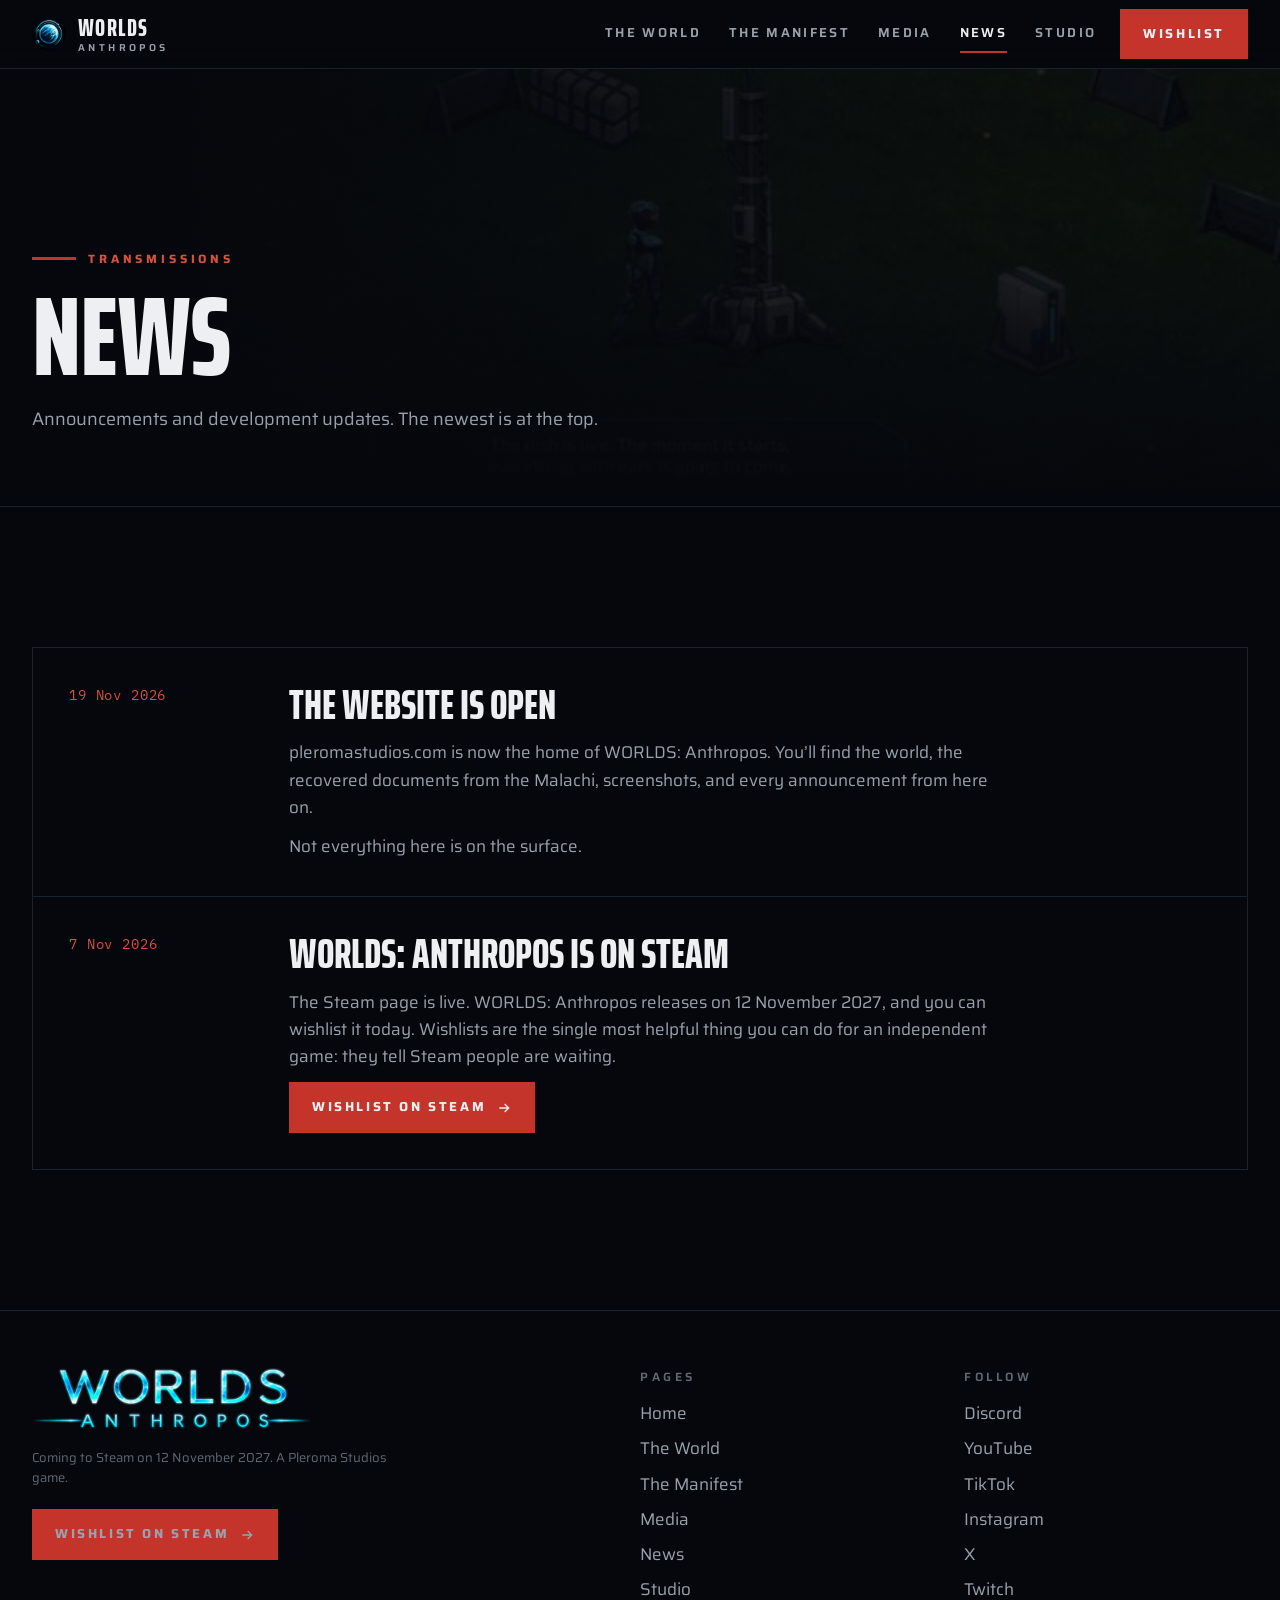
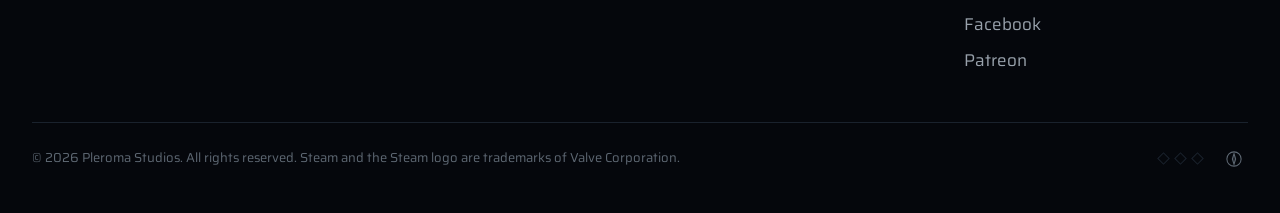
<file: news.html>
<!doctype html>
<html lang="en">
<head>
<meta charset="utf-8">
<meta name="viewport" content="width=device-width, initial-scale=1, viewport-fit=cover">
<meta name="claude:viewport-fit-sides" content="cover">
<title>News — WORLDS: Anthropos</title>
<meta name="description" content="Development news and announcements for WORLDS: Anthropos from Pleroma Studios.">
<meta property="og:type" content="website">
<meta property="og:site_name" content="WORLDS: Anthropos">
<meta property="og:title" content="News — WORLDS: Anthropos">
<meta property="og:description" content="Development news and announcements for WORLDS: Anthropos from Pleroma Studios.">
<meta property="og:image" content="https://pleromastudios.com/assets/img/og-image.jpg">
<meta name="twitter:card" content="summary_large_image">
<meta name="theme-color" content="#05070C">
<link rel="icon" type="image/png" sizes="32x32" href="assets/img/favicon-32.png">
<link rel="apple-touch-icon" href="assets/img/icon-180.png">
<link rel="preconnect" href="https://fonts.googleapis.com">
<link rel="preconnect" href="https://fonts.gstatic.com" crossorigin>
<link rel="stylesheet" href="https://fonts.googleapis.com/css2?family=Cormorant+Garamond:ital,wght@1,400;1,500&family=IBM+Plex+Mono:wght@400;500&family=Saira+Extra+Condensed:wght@600;700;800&family=Saira:wght@400;500;600;700&display=swap">
<link rel="stylesheet" href="assets/css/site.css">
</head>
<body>
<header class="site-head">
  <div class="wrap">
    <a class="brand" href="./" aria-label="WORLDS: Anthropos home">
      <img src="assets/img/icon-180.png" alt="" width="34" height="34">
      <span>Worlds<small>Anthropos</small></span>
    </a>
    <button class="menu-btn" type="button" aria-expanded="false" aria-controls="site-nav" aria-label="Menu"><span></span></button>
    <nav class="nav" id="site-nav" aria-label="Main">
        <a href="world.html">The World</a>
        <a href="manifest.html">The Manifest</a>
        <a href="media.html">Media</a>
        <a href="news.html" aria-current="page">News</a>
        <a href="studio.html">Studio</a>
        <a class="btn btn-red nav-cta" href="https://store.steampowered.com/app/5536500/WORLDS_Anthropos/" target="_blank" rel="noopener">Wishlist on Steam</a>
    </nav>
    <a class="btn btn-red head-cta" href="https://store.steampowered.com/app/5536500/WORLDS_Anthropos/" target="_blank" rel="noopener">Wishlist</a>
  </div>
</header>

<main>
  <section class="page-head">
    <div class="bg"><img src="assets/img/shots/radio-sm.jpg" alt="" width="640" height="360"></div>
    <div class="wrap">
      <span class="label">Transmissions</span>
      <h1 class="display">News</h1>
      <p class="lede">Announcements and development updates. The newest is at the top.</p>
    </div>
  </section>

  <section class="section">
    <div class="wrap">
      <div class="posts">
        <!-- NEW POSTS GO HERE. Copy one <article> block below, paste it above the others, and change the text. -->
        <article class="post">
          <time datetime="2026-11-19">19 Nov 2026</time>
          <div>
            <h2>The website is open</h2>
            <p>pleromastudios.com is now the home of WORLDS: Anthropos. You&rsquo;ll find the world, the recovered documents from the Malachi, screenshots, and every announcement from here on.</p>
            <p>Not everything here is on the surface.</p>
          </div>
        </article>
        <article class="post">
          <time datetime="2026-11-07">7 Nov 2026</time>
          <div>
            <h2>WORLDS: Anthropos is on Steam</h2>
            <p>The Steam page is live. WORLDS: Anthropos releases on 12 November 2027, and you can wishlist it today. Wishlists are the single most helpful thing you can do for an independent game: they tell Steam people are waiting.</p>
            <p><a class="btn btn-red" href="https://store.steampowered.com/app/5536500/WORLDS_Anthropos/" target="_blank" rel="noopener">Wishlist on Steam <svg viewBox="0 0 24 24" fill="none" stroke="currentColor" stroke-width="2" aria-hidden="true"><path d="M5 12h14M13 6l6 6-6 6"/></svg></a></p>
          </div>
        </article>
      </div>
    </div>
  </section>
</main>

<footer class="site-foot">
  <div class="wrap">
    <div class="foot-grid">
      <div>
        <img src="assets/img/art/wordmark.png" alt="WORLDS: Anthropos" width="280" height="63" style="width:280px;max-width:100%" loading="lazy">
        <p class="fine" style="margin-top:18px;max-width:42ch">Coming to Steam on 12 November 2027. A Pleroma Studios game.</p>
        <p style="margin-top:20px"><a class="btn btn-red" href="https://store.steampowered.com/app/5536500/WORLDS_Anthropos/" target="_blank" rel="noopener">Wishlist on Steam <svg viewBox="0 0 24 24" fill="none" stroke="currentColor" stroke-width="2" aria-hidden="true"><path d="M5 12h14M13 6l6 6-6 6"/></svg></a></p>
      </div>
      <nav aria-label="Pages">
        <h2>Pages</h2>
        <ul>
          <li><a href="./">Home</a></li>
          <li><a href="world.html">The World</a></li>
          <li><a href="manifest.html">The Manifest</a></li>
          <li><a href="media.html">Media</a></li>
          <li><a href="news.html">News</a></li>
          <li><a href="studio.html">Studio</a></li>
        </ul>
      </nav>
      <nav aria-label="Social">
        <h2>Follow</h2>
        <ul>
          <li><a href="https://discord.gg/MVRtM4kcHY" target="_blank" rel="noopener">Discord</a></li>
          <li><a href="https://www.youtube.com/channel/UCAHSgf9oYVnLiyJPHW9-ACw" target="_blank" rel="noopener">YouTube</a></li>
          <li><a href="https://www.tiktok.com/@pleroma_studios" target="_blank" rel="noopener">TikTok</a></li>
          <li><a href="https://www.instagram.com/pleroma_studios" target="_blank" rel="noopener">Instagram</a></li>
          <li><a href="https://x.com/Pleroma_Studios" target="_blank" rel="noopener">X</a></li>
          <li><a href="https://www.twitch.tv/pleromastudios" target="_blank" rel="noopener">Twitch</a></li>
          <li><a href="https://www.facebook.com/PleromaStudios/" target="_blank" rel="noopener">Facebook</a></li>
          <li><a href="https://www.patreon.com/c/PleromaStudios" target="_blank" rel="noopener">Patreon</a></li>
        </ul>
      </nav>
    </div>
    <div class="foot-base">
      <span>&copy; 2026 Pleroma Studios. All rights reserved. Steam and the Steam logo are trademarks of Valve Corporation.</span>
      <span style="display:inline-flex;gap:18px;align-items:center">
        <span class="seal-slots" aria-hidden="true"><i></i><i></i><i></i></span>
        <a class="compass" href="wayfinder.html" aria-label="Wayfinder"><svg viewBox="0 0 24 24" fill="none" stroke="currentColor" stroke-width="1.4" aria-hidden="true"><circle cx="12" cy="12" r="9.5"/><path d="M12 5l2.2 7L12 19l-2.2-7z" fill="currentColor" fill-opacity=".25"/></svg></a>
      </span>
    </div>
  </div>
</footer>
<script src="assets/js/site.js"></script>
</body>
</html>
</file>
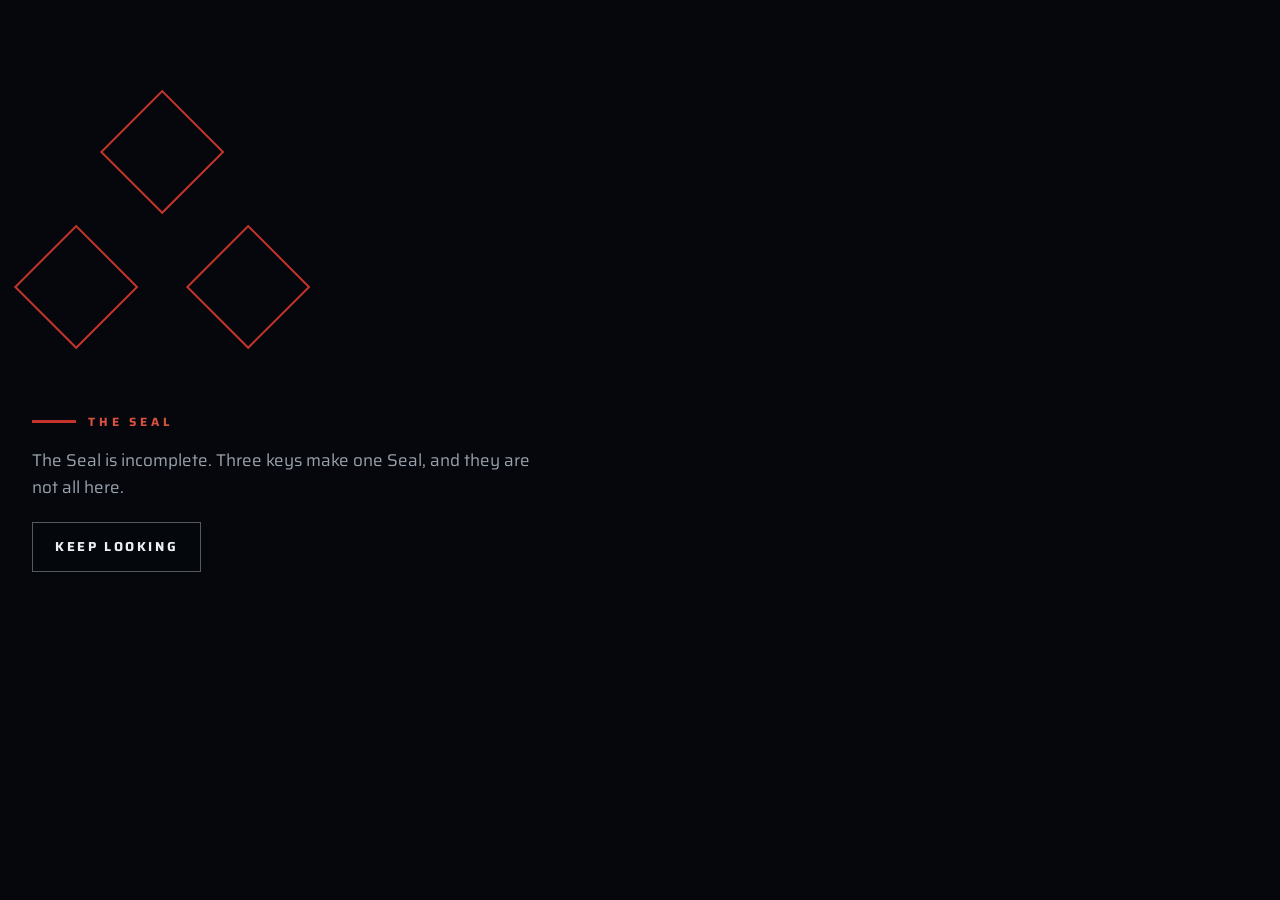
<file: seal.html>
<!doctype html>
<html lang="en">
<head>
<meta charset="utf-8">
<meta name="viewport" content="width=device-width, initial-scale=1, viewport-fit=cover">
<meta name="claude:viewport-fit-sides" content="cover">
<title>The Seal</title>
<meta name="robots" content="noindex">
<meta name="theme-color" content="#05070C">
<link rel="icon" type="image/png" sizes="32x32" href="assets/img/favicon-32.png">
<link rel="preconnect" href="https://fonts.googleapis.com">
<link rel="preconnect" href="https://fonts.gstatic.com" crossorigin>
<link rel="stylesheet" href="https://fonts.googleapis.com/css2?family=Cormorant+Garamond:ital,wght@1,400;1,500&family=IBM+Plex+Mono:wght@400;500&family=Saira+Extra+Condensed:wght@700;800&family=Saira:wght@400;600;700&display=swap">
<link rel="stylesheet" href="assets/css/site.css">
<style>
  .seal-stage { min-height: 100%; display: grid; align-content: center; gap: 36px; padding-block: clamp(56px, 12vh, 140px); }
  .sigil { width: min(260px, 60vw); aspect-ratio: 1; position: relative; }
  .sigil i { position: absolute; width: 34%; aspect-ratio: 1; border: 2px solid var(--red); transform: rotate(45deg); transition: all 1.6s cubic-bezier(.2,.7,.2,1); }
  .sigil i:nth-child(1) { left: 33%; top: 0; }
  .sigil i:nth-child(2) { left: 0; top: 52%; }
  .sigil i:nth-child(3) { left: 66%; top: 52%; }
  .sealed .sigil i { left: 33%; top: 33%; background: rgba(196,52,42,.18); box-shadow: 0 0 40px rgba(196,52,42,.55); }
  .verse { display: grid; gap: 10px; font-family: var(--f-display); font-weight: 800; text-transform: uppercase; font-size: clamp(2rem, 6vw, 4rem); line-height: .95; }
  .verse span { opacity: 0; transform: translateY(8px); transition: opacity 1s, transform 1s; }
  .verse span.on { opacity: 1; transform: none; }
  .voice { font-family: var(--f-script); font-style: italic; font-size: clamp(1.8rem, 4vw, 2.8rem); color: var(--ember); opacity: 0; transition: opacity 2.4s; }
  .voice.on { opacity: 1; }
  .locked p { color: var(--ash); max-width: 46ch; }
  @media (prefers-reduced-motion: reduce) { .verse span, .voice { opacity: 1; transform: none; } }
</style>
</head>
<body class="terminal-page">
<main class="wrap">
  <section class="seal-stage" id="stage">
    <div class="sigil" aria-hidden="true"><i></i><i></i><i></i></div>

    <div class="locked" id="locked">
      <span class="label">The Seal</span>
      <p style="margin-top:16px">The Seal is incomplete. Three keys make one Seal, and they are not all here.</p>
      <p style="margin-top:20px"><a class="btn btn-ghost" href="./">Keep looking</a></p>
    </div>

    <div id="open" hidden>
      <div class="verse">
        <span>Three keys make one Seal.</span>
        <span>The Seal doesn&rsquo;t open a door.</span>
        <span style="color:var(--ember)">It opens him.</span>
      </div>
      <p class="voice" id="voice" style="margin-top:40px">&ldquo;Hello, little girl.&rdquo;</p>
      <p style="margin-top:36px;display:flex;flex-wrap:wrap;gap:12px">
        <a class="btn btn-red" href="https://store.steampowered.com/app/5536500/WORLDS_Anthropos/" target="_blank" rel="noopener">He is waiting &middot; Wishlist</a>
        <a class="btn btn-ghost" href="./">Leave</a>
      </p>
    </div>
  </section>
</main>
<script src="assets/js/site.js"></script>
<script>
(function () {
  "use strict";
  var held = [];
  try { held = JSON.parse(localStorage.getItem("worlds.gatekeys") || "[]"); } catch (e) { held = []; }
  if (held.length < 3) return;
  var stage = document.getElementById("stage");
  document.getElementById("locked").hidden = true;
  document.getElementById("open").hidden = false;
  setTimeout(function () { stage.classList.add("sealed"); }, 300);
  var spans = stage.querySelectorAll(".verse span");
  spans.forEach(function (s, i) { setTimeout(function () { s.classList.add("on"); }, 1800 + i * 1300); });
  setTimeout(function () { document.getElementById("voice").classList.add("on"); }, 1800 + spans.length * 1300 + 1200);
})();
</script>
</body>
</html>
</file>
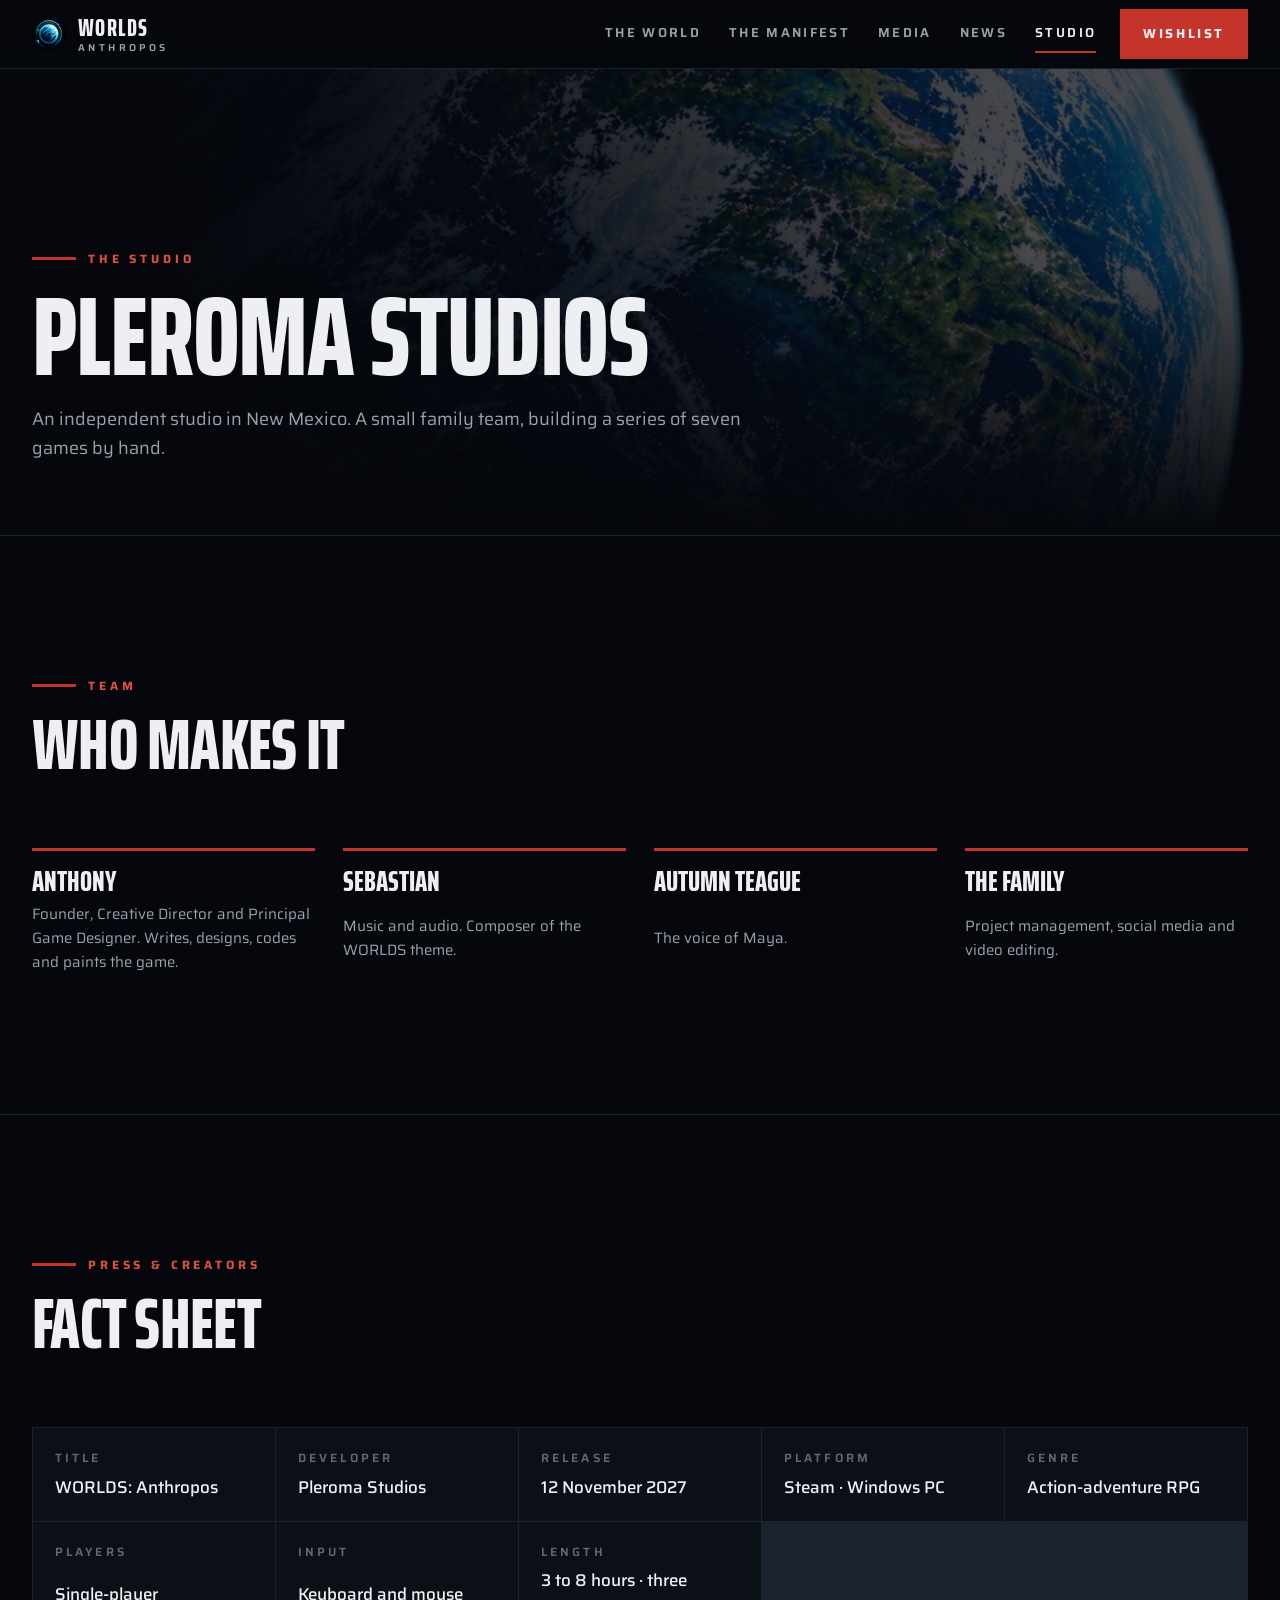
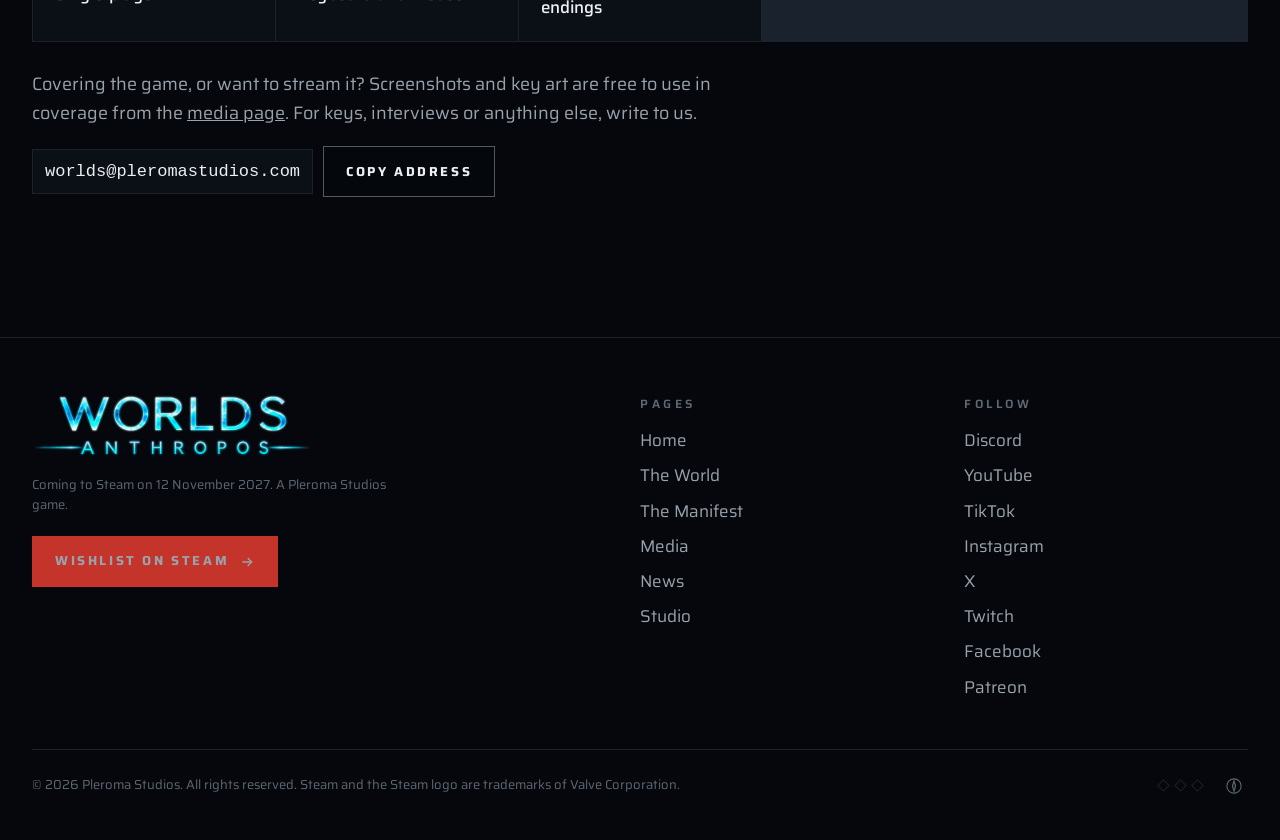
<file: studio.html>
<!doctype html>
<html lang="en">
<head>
<meta charset="utf-8">
<meta name="viewport" content="width=device-width, initial-scale=1, viewport-fit=cover">
<meta name="claude:viewport-fit-sides" content="cover">
<title>Studio — Pleroma Studios</title>
<meta name="description" content="Pleroma Studios is an independent game studio in New Mexico, making the WORLDS series.">
<meta property="og:type" content="website">
<meta property="og:site_name" content="WORLDS: Anthropos">
<meta property="og:title" content="Studio — Pleroma Studios">
<meta property="og:description" content="Pleroma Studios is an independent game studio in New Mexico, making the WORLDS series.">
<meta property="og:image" content="https://pleromastudios.com/assets/img/og-image.jpg">
<meta name="twitter:card" content="summary_large_image">
<meta name="theme-color" content="#05070C">
<link rel="icon" type="image/png" sizes="32x32" href="assets/img/favicon-32.png">
<link rel="apple-touch-icon" href="assets/img/icon-180.png">
<link rel="preconnect" href="https://fonts.googleapis.com">
<link rel="preconnect" href="https://fonts.gstatic.com" crossorigin>
<link rel="stylesheet" href="https://fonts.googleapis.com/css2?family=Cormorant+Garamond:ital,wght@1,400;1,500&family=IBM+Plex+Mono:wght@400;500&family=Saira+Extra+Condensed:wght@600;700;800&family=Saira:wght@400;500;600;700&display=swap">
<link rel="stylesheet" href="assets/css/site.css">
</head>
<body>
<header class="site-head">
  <div class="wrap">
    <a class="brand" href="./" aria-label="WORLDS: Anthropos home">
      <img src="assets/img/icon-180.png" alt="" width="34" height="34">
      <span>Worlds<small>Anthropos</small></span>
    </a>
    <button class="menu-btn" type="button" aria-expanded="false" aria-controls="site-nav" aria-label="Menu"><span></span></button>
    <nav class="nav" id="site-nav" aria-label="Main">
        <a href="world.html">The World</a>
        <a href="manifest.html">The Manifest</a>
        <a href="media.html">Media</a>
        <a href="news.html">News</a>
        <a href="studio.html" aria-current="page">Studio</a>
        <a class="btn btn-red nav-cta" href="https://store.steampowered.com/app/5536500/WORLDS_Anthropos/" target="_blank" rel="noopener">Wishlist on Steam</a>
    </nav>
    <a class="btn btn-red head-cta" href="https://store.steampowered.com/app/5536500/WORLDS_Anthropos/" target="_blank" rel="noopener">Wishlist</a>
  </div>
</header>

<main>
  <section class="page-head">
    <div class="bg"><img src="assets/img/art/planet.jpg" alt="" width="900" height="900"></div>
    <div class="wrap">
      <span class="label">The studio</span>
      <h1 class="display">Pleroma Studios</h1>
      <p class="lede">An independent studio in New Mexico. A small family team, building a series of seven games by hand.</p>
    </div>
  </section>

  <section class="section" aria-labelledby="team">
    <div class="wrap">
      <div class="section-head"><span class="label">Team</span><h2 id="team" class="display">Who makes it</h2></div>
      <div class="team">
        <div><h3>Anthony</h3><p>Founder, Creative Director and Principal Game Designer. Writes, designs, codes and paints the game.</p></div>
        <div><h3>Sebastian</h3><p>Music and audio. Composer of the WORLDS theme.</p></div>
        <div><h3>Autumn Teague</h3><p>The voice of Maya.</p></div>
        <div><h3>The family</h3><p>Project management, social media and video editing.</p></div>
      </div>
    </div>
  </section>

  <section class="section" aria-labelledby="press">
    <div class="wrap">
      <div class="section-head"><span class="label">Press &amp; creators</span><h2 id="press" class="display">Fact sheet</h2></div>
      <dl class="facts">
        <div><dt>Title</dt><dd>WORLDS: Anthropos</dd></div>
        <div><dt>Developer</dt><dd>Pleroma Studios</dd></div>
        <div><dt>Release</dt><dd>12 November 2027</dd></div>
        <div><dt>Platform</dt><dd>Steam &middot; Windows PC</dd></div>
        <div><dt>Genre</dt><dd>Action-adventure RPG</dd></div>
        <div><dt>Players</dt><dd>Single-player</dd></div>
        <div><dt>Input</dt><dd>Keyboard and mouse</dd></div>
        <div><dt>Length</dt><dd>3 to 8 hours &middot; three endings</dd></div>
      </dl>
      <p class="lede" style="margin-top:28px">Covering the game, or want to stream it? Screenshots and key art are free to use in coverage from the <a href="media.html">media page</a>. For keys, interviews or anything else, write to us.</p>
      <div class="copyline" style="margin-top:18px">
        <code>worlds@pleromastudios.com</code>
        <button class="btn btn-ghost" type="button" data-copy="worlds@pleromastudios.com">Copy address</button>
      </div>
    </div>
  </section>
</main>

<footer class="site-foot">
  <div class="wrap">
    <div class="foot-grid">
      <div>
        <img src="assets/img/art/wordmark.png" alt="WORLDS: Anthropos" width="280" height="63" style="width:280px;max-width:100%" loading="lazy">
        <p class="fine" style="margin-top:18px;max-width:42ch">Coming to Steam on 12 November 2027. A Pleroma Studios game.</p>
        <p style="margin-top:20px"><a class="btn btn-red" href="https://store.steampowered.com/app/5536500/WORLDS_Anthropos/" target="_blank" rel="noopener">Wishlist on Steam <svg viewBox="0 0 24 24" fill="none" stroke="currentColor" stroke-width="2" aria-hidden="true"><path d="M5 12h14M13 6l6 6-6 6"/></svg></a></p>
      </div>
      <nav aria-label="Pages">
        <h2>Pages</h2>
        <ul>
          <li><a href="./">Home</a></li>
          <li><a href="world.html">The World</a></li>
          <li><a href="manifest.html">The Manifest</a></li>
          <li><a href="media.html">Media</a></li>
          <li><a href="news.html">News</a></li>
          <li><a href="studio.html">Studio</a></li>
        </ul>
      </nav>
      <nav aria-label="Social">
        <h2>Follow</h2>
        <ul>
          <li><a href="https://discord.gg/MVRtM4kcHY" target="_blank" rel="noopener">Discord</a></li>
          <li><a href="https://www.youtube.com/channel/UCAHSgf9oYVnLiyJPHW9-ACw" target="_blank" rel="noopener">YouTube</a></li>
          <li><a href="https://www.tiktok.com/@pleroma_studios" target="_blank" rel="noopener">TikTok</a></li>
          <li><a href="https://www.instagram.com/pleroma_studios" target="_blank" rel="noopener">Instagram</a></li>
          <li><a href="https://x.com/Pleroma_Studios" target="_blank" rel="noopener">X</a></li>
          <li><a href="https://www.twitch.tv/pleromastudios" target="_blank" rel="noopener">Twitch</a></li>
          <li><a href="https://www.facebook.com/PleromaStudios/" target="_blank" rel="noopener">Facebook</a></li>
          <li><a href="https://www.patreon.com/c/PleromaStudios" target="_blank" rel="noopener">Patreon</a></li>
        </ul>
      </nav>
    </div>
    <div class="foot-base">
      <span>&copy; 2026 Pleroma Studios. All rights reserved. Steam and the Steam logo are trademarks of Valve Corporation.</span>
      <span style="display:inline-flex;gap:18px;align-items:center">
        <span class="seal-slots" aria-hidden="true"><i></i><i></i><i></i></span>
        <a class="compass" href="wayfinder.html" aria-label="Wayfinder"><svg viewBox="0 0 24 24" fill="none" stroke="currentColor" stroke-width="1.4" aria-hidden="true"><circle cx="12" cy="12" r="9.5"/><path d="M12 5l2.2 7L12 19l-2.2-7z" fill="currentColor" fill-opacity=".25"/></svg></a>
      </span>
    </div>
  </div>
</footer>
<script src="assets/js/site.js"></script>
</body>
</html>
</file>
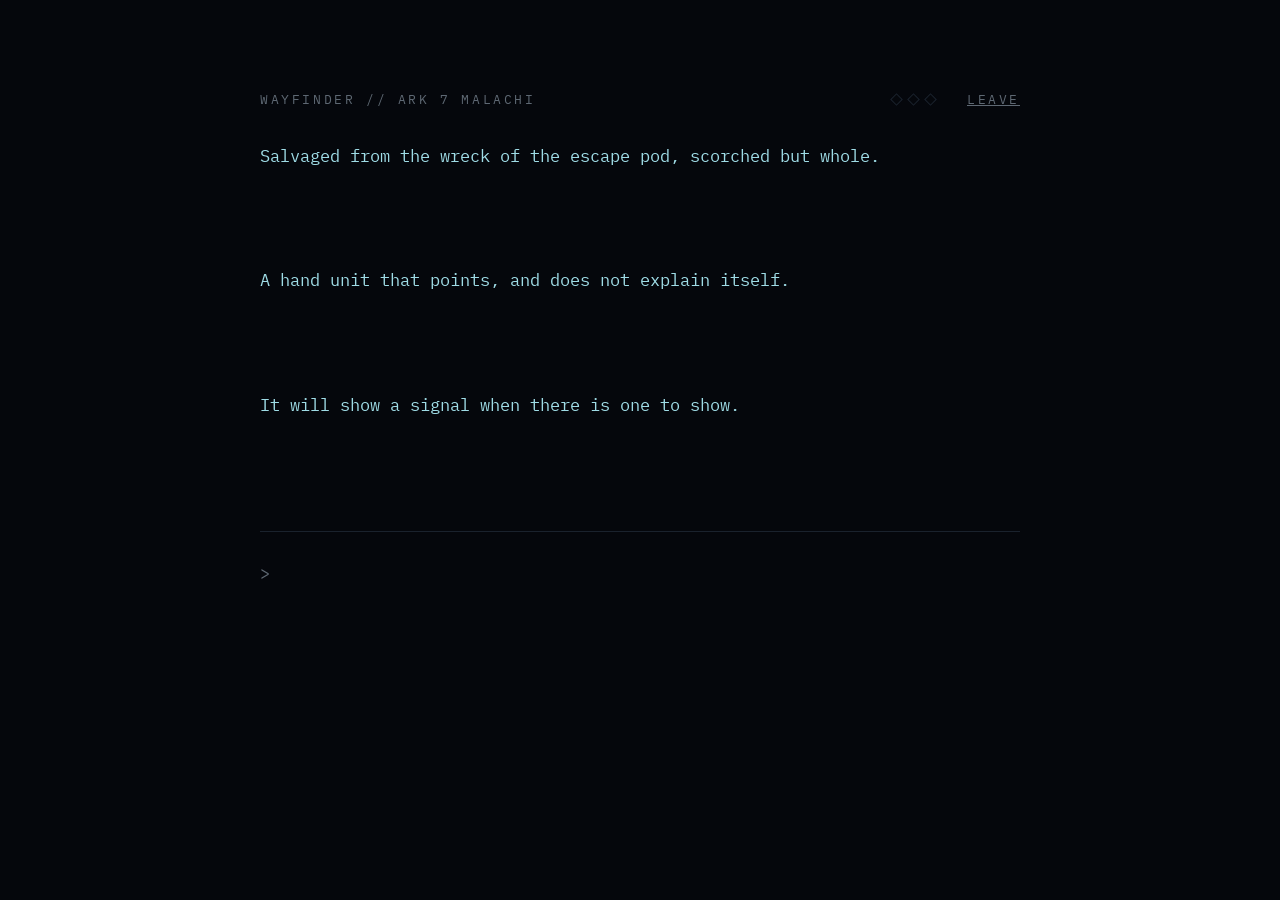
<file: wayfinder.html>
<!doctype html>
<html lang="en">
<head>
<meta charset="utf-8">
<meta name="viewport" content="width=device-width, initial-scale=1, viewport-fit=cover">
<meta name="claude:viewport-fit-sides" content="cover">
<title>Wayfinder</title>
<meta name="robots" content="noindex">
<meta name="theme-color" content="#05070C">
<link rel="icon" type="image/png" sizes="32x32" href="assets/img/favicon-32.png">
<link rel="preconnect" href="https://fonts.googleapis.com">
<link rel="preconnect" href="https://fonts.gstatic.com" crossorigin>
<link rel="stylesheet" href="https://fonts.googleapis.com/css2?family=IBM+Plex+Mono:wght@400;500&family=Saira:wght@400;600&display=swap">
<link rel="stylesheet" href="assets/css/site.css">
</head>
<body class="terminal-page">
<!-- The Wayfinder answers to words. It does not explain itself. -->
<main class="wrap">
  <div class="term">
    <div class="head">
      <span>Wayfinder // Ark 7 Malachi</span>
      <span><span class="seal-slots" aria-hidden="true"><i></i><i></i><i></i></span> &nbsp; <a href="./">Leave</a></span>
    </div>
    <div class="log" id="log" aria-live="polite">
      <p>Salvaged from the wreck of the escape pod, scorched but whole.</p>
      <p>A hand unit that points, and does not explain itself.</p>
      <p>It will show a signal when there is one to show.</p>
    </div>
    <form id="cmd" autocomplete="off">
      <label for="word">&gt;</label>
      <input id="word" name="word" type="text" spellcheck="false" autocapitalize="characters" aria-label="Speak a word to the Wayfinder" autofocus>
    </form>
  </div>
</main>
<script src="assets/js/site.js"></script>
<script>
(function () {
  "use strict";
  /* Each answer is a line from the studio's own Reveal Engine bank. Never a definition. */
  var A = {
    "MAYA": ["She is named Maya.", "So is the world."],
    "ANTHROPOS": ["The first world is named Anthropos.", "It means the human being."],
    "PNEUMA": ["It's the bar you spend to fight.", "It's also the Greek word for soul."],
    "ARCHON": ["Seven of them. Three forms each.", "The word means ruler. Not god."],
    "HYLE": ["The currency the Archons pay in.", "It means matter. It has never meant anything else."],
    "GNOSIS": ["The other currency.", "Nobody sells it to you."],
    "ANAMNESIS": ["Other games call it experience.", "It means remembering what you already were."],
    "AEON": ["Not gods. Not angels.", "Something older, and on your side. Probably."],
    "SOPHIA": ["World Six is named Sophia.", "She is the reason any of this exists."],
    "HENOSIS": ["One of three ways this ends.", "The only one that ends it."],
    "SAMSARA": ["Another of the three.", "You go round again. That's the reward."],
    "LIAR": ["One survivor in Anthropos always lies.", "Believing him pays better."],
    "SEAL": ["Three keys make one Seal.", "The Seal doesn't open a door. It opens him."],
    "MALACHI": ["The ship remembers the crew.", "Maya doesn't."],
    "ATHOTH": ["Anthropos has a god.", "He used to be the forest."],
    "BARGAIN": ["Every upgrade is an offer.", "Every offer is a debt."],
    "DENSITY": ["It goes up every time you take power.", "It never goes down."],
    "FOG DOOR": ["It only opens once.", "It doesn't open outward."],
    "CHERRY BLOSSOM": ["The only safe place in Anthropos.", "Nothing that grows here is an accident."],
    "JAKOB": ["Last calibrated by: Jakob.", "“Trust me.”"],
    "GATEKEY": ["One of three.", "It does not say what it opens."],
    "HELP": ["It points.", "It does not explain itself."]
  };
  var ALIAS = { "THE LIAR": "LIAR", "THE SEAL": "SEAL", "THE MALACHI": "MALACHI", "THE BARGAIN": "BARGAIN", "BLOSSOM": "CHERRY BLOSSOM",
    "FOGDOOR": "FOG DOOR", "THE FOG DOOR": "FOG DOOR", "JACOB": "JAKOB", "TRUST ME": "JAKOB", "ARCHONS": "ARCHON", "AEONS": "AEON", "?": "HELP" };
  var log = document.getElementById("log"), form = document.getElementById("cmd"), input = document.getElementById("word");

  function line(text, cls) {
    var p = document.createElement("p"); if (cls) p.className = cls; p.textContent = text; log.appendChild(p);
    p.scrollIntoView({ block: "nearest" });
  }
  function say(lines, cls) {
    var i = 0;
    (function next() { if (i < lines.length) { line(lines[i++], cls); setTimeout(next, 700); } })();
  }
  form.addEventListener("submit", function (e) {
    e.preventDefault();
    var raw = input.value.trim(); if (!raw) return;
    var w = raw.toUpperCase().replace(/[^A-Z? ]/g, "").replace(/\s+/g, " ").trim();
    w = ALIAS[w] || w;
    line(raw.toUpperCase(), "you"); input.value = "";
    if (w === "PLEROMA") { say(["ACCESS RESTRICTED."], "warn"); return; }
    if (w === "SHADOW") {
      say(["...joy follows him as his own shadow.", "The stone is whole."]);
      setTimeout(function () { if (window.WORLDS_takeKey) window.WORLDS_takeKey(3); }, 1500);
      return;
    }
    if (A[w]) { say(A[w]); return; }
    say(["NO SIGNAL."], "warn");
  });
})();
</script>
</body>
</html>
</file>
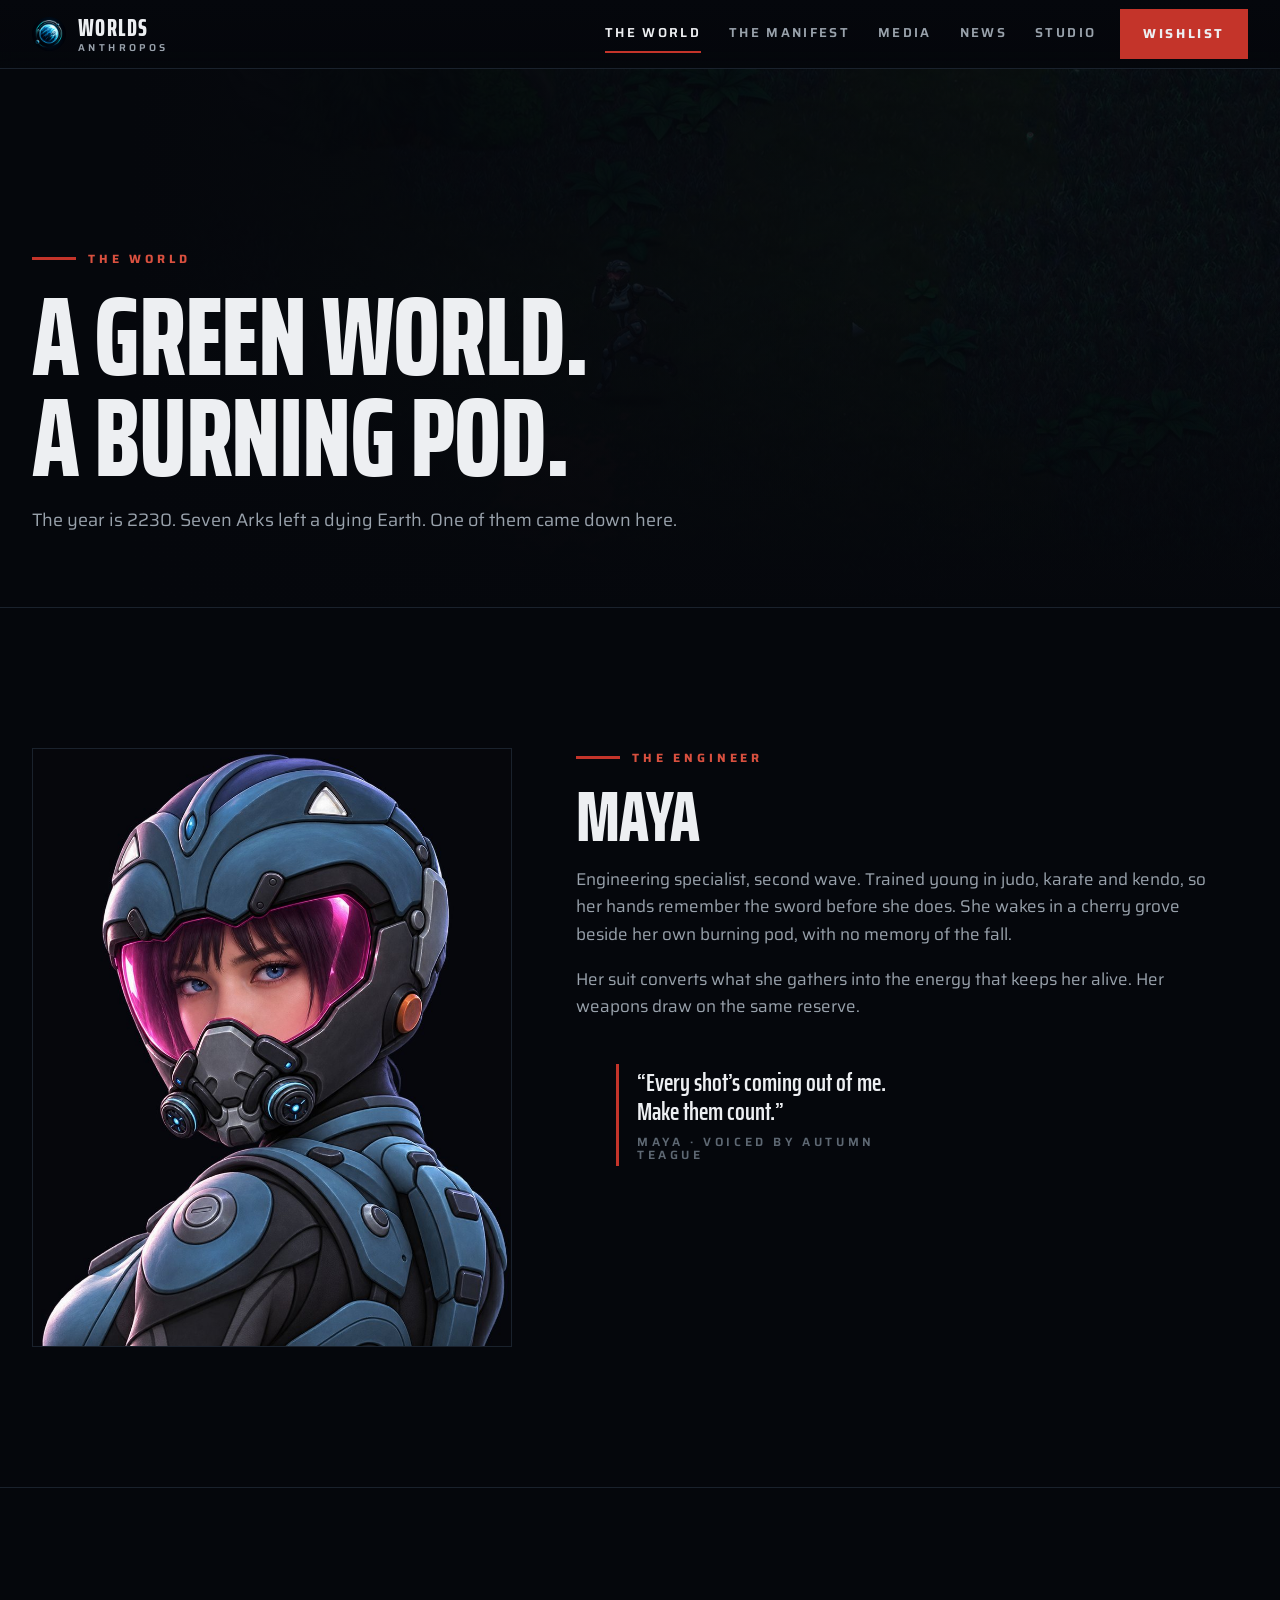
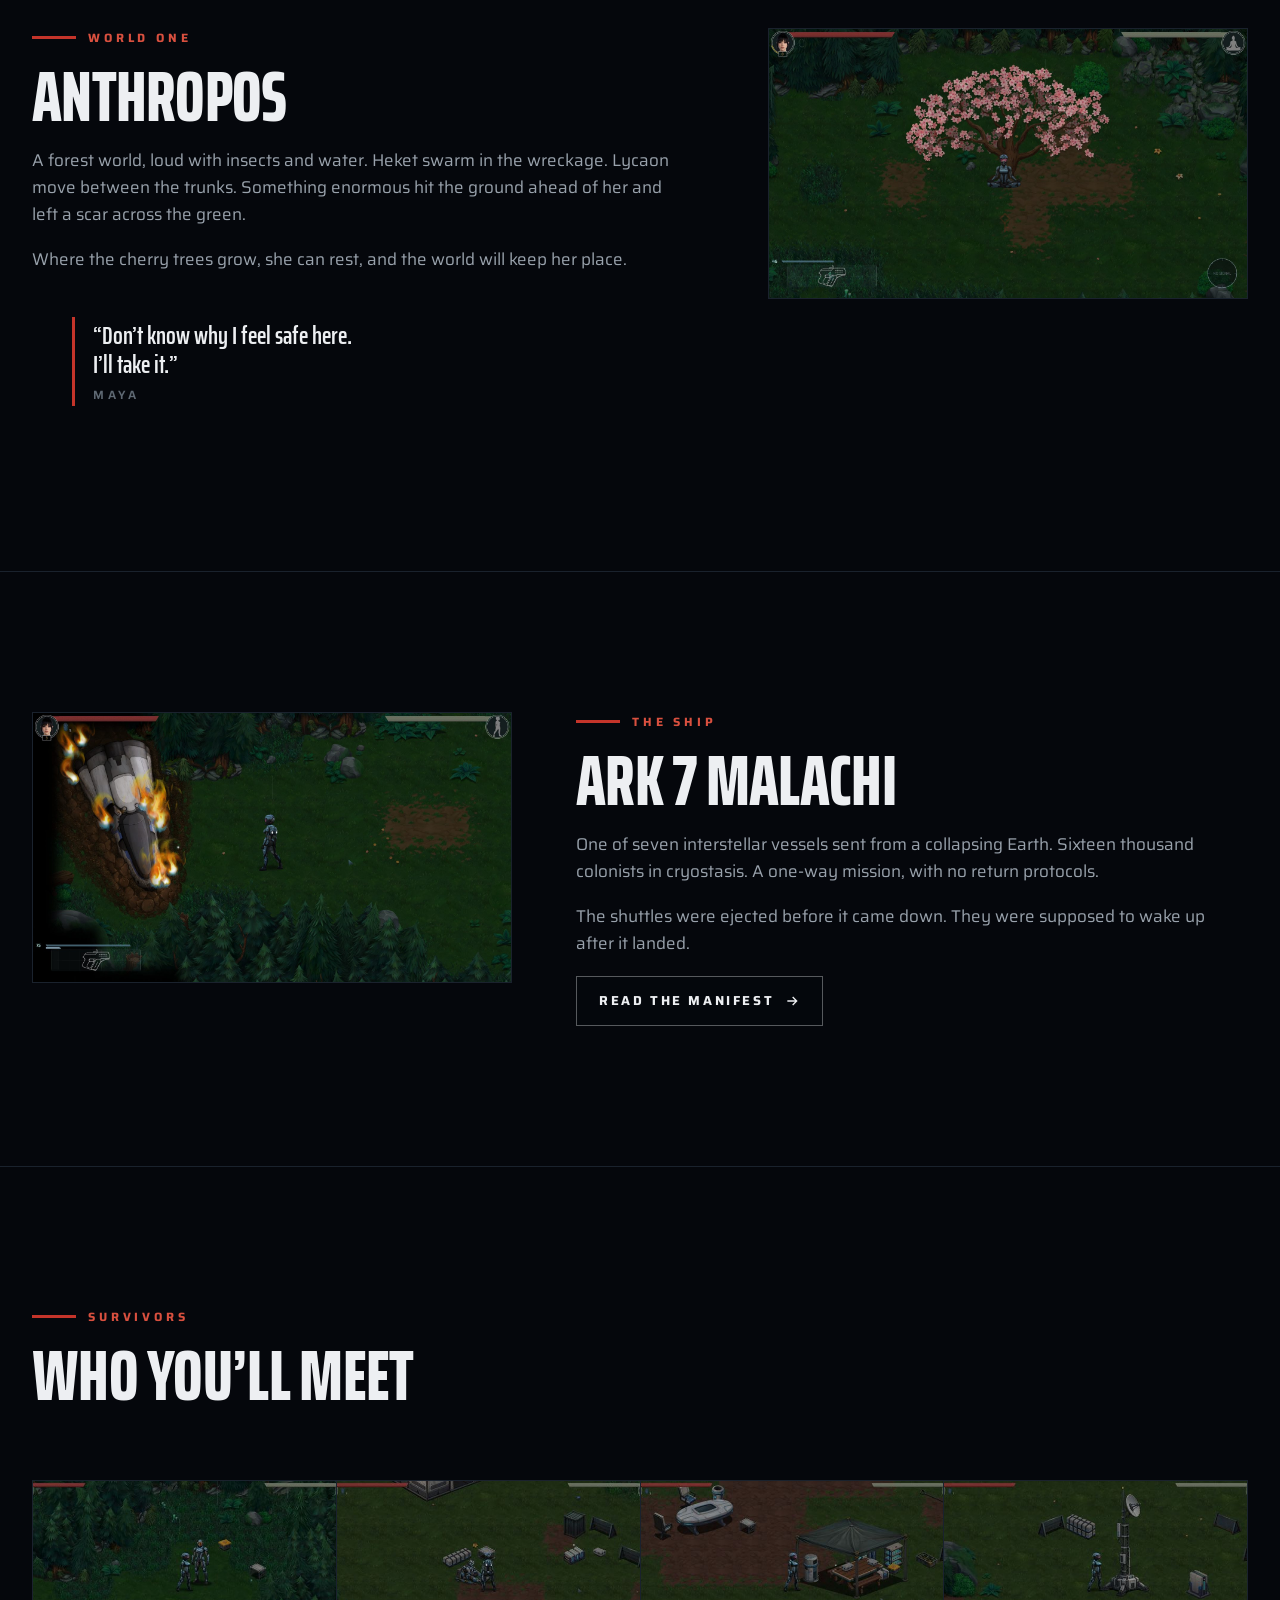
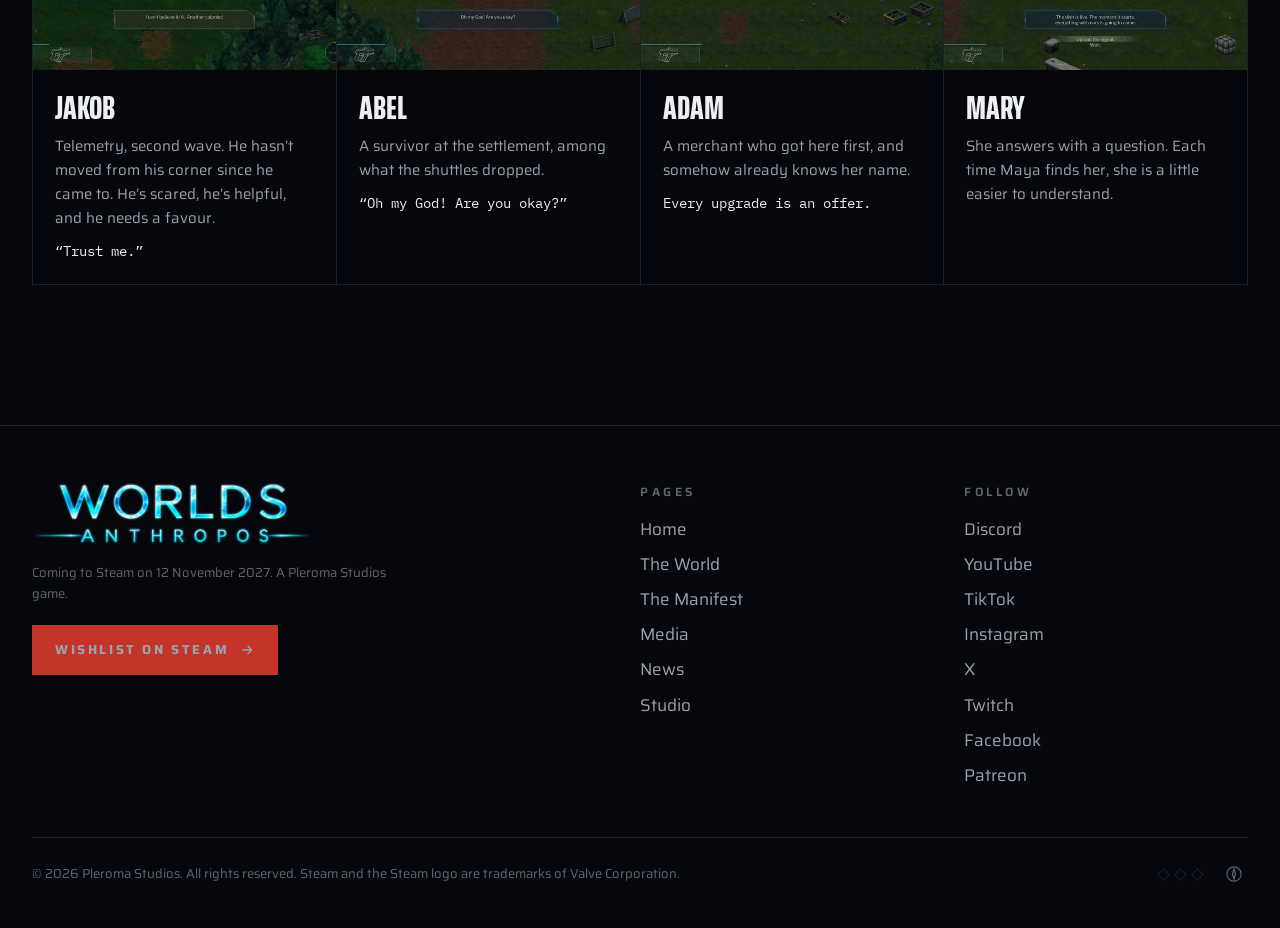
<file: world.html>
<!doctype html>
<html lang="en">
<head>
<meta charset="utf-8">
<meta name="viewport" content="width=device-width, initial-scale=1, viewport-fit=cover">
<meta name="claude:viewport-fit-sides" content="cover">
<title>The World — WORLDS: Anthropos</title>
<meta name="description" content="Maya, the world called Anthropos, Ark 7 Malachi, and the few people still alive on it.">
<meta property="og:type" content="website">
<meta property="og:site_name" content="WORLDS: Anthropos">
<meta property="og:title" content="The World — WORLDS: Anthropos">
<meta property="og:description" content="Maya, the world called Anthropos, Ark 7 Malachi, and the few people still alive on it.">
<meta property="og:image" content="https://pleromastudios.com/assets/img/og-image.jpg">
<meta name="twitter:card" content="summary_large_image">
<meta name="theme-color" content="#05070C">
<link rel="icon" type="image/png" sizes="32x32" href="assets/img/favicon-32.png">
<link rel="apple-touch-icon" href="assets/img/icon-180.png">
<link rel="preconnect" href="https://fonts.googleapis.com">
<link rel="preconnect" href="https://fonts.gstatic.com" crossorigin>
<link rel="stylesheet" href="https://fonts.googleapis.com/css2?family=Cormorant+Garamond:ital,wght@1,400;1,500&family=IBM+Plex+Mono:wght@400;500&family=Saira+Extra+Condensed:wght@600;700;800&family=Saira:wght@400;500;600;700&display=swap">
<link rel="stylesheet" href="assets/css/site.css">
</head>
<body>
<header class="site-head">
  <div class="wrap">
    <a class="brand" href="./" aria-label="WORLDS: Anthropos home">
      <img src="assets/img/icon-180.png" alt="" width="34" height="34">
      <span>Worlds<small>Anthropos</small></span>
    </a>
    <button class="menu-btn" type="button" aria-expanded="false" aria-controls="site-nav" aria-label="Menu"><span></span></button>
    <nav class="nav" id="site-nav" aria-label="Main">
        <a href="world.html" aria-current="page">The World</a>
        <a href="manifest.html">The Manifest</a>
        <a href="media.html">Media</a>
        <a href="news.html">News</a>
        <a href="studio.html">Studio</a>
        <a class="btn btn-red nav-cta" href="https://store.steampowered.com/app/5536500/WORLDS_Anthropos/" target="_blank" rel="noopener">Wishlist on Steam</a>
    </nav>
    <a class="btn btn-red head-cta" href="https://store.steampowered.com/app/5536500/WORLDS_Anthropos/" target="_blank" rel="noopener">Wishlist</a>
  </div>
</header>

<main>
  <section class="page-head">
    <div class="bg"><img src="assets/img/shots/running.jpg" alt="" width="1600" height="900"></div>
    <div class="wrap">
      <span class="label">The world</span>
      <h1 class="display">A green world.<br>A burning pod.</h1>
      <p class="lede">The year is 2230. Seven Arks left a dying Earth. One of them came down here.</p>
    </div>
  </section>

  <section class="section" aria-labelledby="maya">
    <div class="wrap entry">
      <div class="entry-media"><img src="assets/img/art/maya-visor.jpg" alt="Maya in her sealed helmet, magenta visor, respirator mask" width="900" height="1124" loading="lazy"></div>
      <div class="entry-copy">
        <span class="label">The engineer</span>
        <h2 id="maya" class="display">Maya</h2>
        <p>Engineering specialist, second wave. Trained young in judo, karate and kendo, so her hands remember the sword before she does. She wakes in a cherry grove beside her own burning pod, with no memory of the fall.</p>
        <p>Her suit converts what she gathers into the energy that keeps her alive. Her weapons draw on the same reserve.</p>
        <blockquote class="quote">&ldquo;Every shot&rsquo;s coming out of me. Make them count.&rdquo;<cite>Maya &middot; voiced by Autumn Teague</cite></blockquote>
      </div>
    </div>
  </section>

  <section class="section" aria-labelledby="anthropos">
    <div class="wrap entry flip">
      <div class="entry-media">
        <img src="assets/img/shots/waking.jpg" alt="Maya meditating beneath a cherry tree in blossom" width="1600" height="900" loading="lazy">
        <button class="gatekey" data-key="2" type="button" aria-label="Something red in the roots" style="left:47%;bottom:24%"><svg viewBox="0 0 24 24" fill="none" stroke="currentColor" stroke-width="1.6" aria-hidden="true"><path d="M12 2l5 5-5 5-5-5z"/><path d="M12 12v10M12 17h4M12 20h3"/></svg></button>
      </div>
      <div class="entry-copy">
        <span class="label">World one</span>
        <h2 id="anthropos" class="display">Anthropos</h2>
        <p>A forest world, loud with insects and water. Heket swarm in the wreckage. Lycaon move between the trunks. Something enormous hit the ground ahead of her and left a scar across the green.</p>
        <p>Where the cherry trees grow, she can rest, and the world will keep her place.</p>
        <blockquote class="quote">&ldquo;Don&rsquo;t know why I feel safe here. I&rsquo;ll take it.&rdquo;<cite>Maya</cite></blockquote>
      </div>
    </div>
  </section>

  <section class="section" aria-labelledby="malachi">
    <div class="wrap entry">
      <div class="entry-media"><img src="assets/img/shots/crash-site.jpg" alt="An escape pod burning in a furrow of torn earth" width="1600" height="900" loading="lazy"></div>
      <div class="entry-copy">
        <span class="label">The ship</span>
        <h2 id="malachi" class="display">Ark 7 Malachi</h2>
        <p>One of seven interstellar vessels sent from a collapsing Earth. Sixteen thousand colonists in cryostasis. A one-way mission, with no return protocols.</p>
        <p>The shuttles were ejected before it came down. They were supposed to wake up after it landed.</p>
        <p><a class="btn btn-ghost" href="manifest.html">Read the Manifest <svg viewBox="0 0 24 24" fill="none" stroke="currentColor" stroke-width="2" aria-hidden="true"><path d="M5 12h14M13 6l6 6-6 6"/></svg></a></p>
      </div>
    </div>
  </section>

  <section class="section" aria-labelledby="people">
    <div class="wrap">
      <div class="section-head">
        <span class="label">Survivors</span>
        <h2 id="people" class="display">Who you&rsquo;ll meet</h2>
      </div>
      <div class="cast">
        <article>
          <img src="assets/img/shots/jakob-sm.jpg" alt="Jakob standing alone in the rain" width="640" height="360" loading="lazy">
          <div>
            <h3>Jakob</h3>
            <p>Telemetry, second wave. He hasn&rsquo;t moved from his corner since he came to. He&rsquo;s scared, he&rsquo;s helpful, and he needs a favour.</p>
            <p class="line">&ldquo;Trust me.&rdquo;</p>
          </div>
        </article>
        <article>
          <img src="assets/img/shots/abel-sm.jpg" alt="A survivor calling out among scattered supply crates" width="640" height="360" loading="lazy">
          <div>
            <h3>Abel</h3>
            <p>A survivor at the settlement, among what the shuttles dropped.</p>
            <p class="line">&ldquo;Oh my God! Are you okay?&rdquo;</p>
          </div>
        </article>
        <article>
          <img src="assets/img/shots/settlement-sm.jpg" alt="Supplies and shelter at the settlement" width="640" height="360" loading="lazy">
          <div>
            <h3>Adam</h3>
            <p>A merchant who got here first, and somehow already knows her name.</p>
            <p class="line">Every upgrade is an offer.</p>
          </div>
        </article>
        <article>
          <img src="assets/img/shots/radio-sm.jpg" alt="A radio dish standing in a clearing" width="640" height="360" loading="lazy">
          <div>
            <h3>Mary</h3>
            <p>She answers with a question. Each time Maya finds her, she is a little easier to understand.</p>
          </div>
        </article>
      </div>
    </div>
  </section>
</main>

<footer class="site-foot">
  <div class="wrap">
    <div class="foot-grid">
      <div>
        <img src="assets/img/art/wordmark.png" alt="WORLDS: Anthropos" width="280" height="63" style="width:280px;max-width:100%" loading="lazy">
        <p class="fine" style="margin-top:18px;max-width:42ch">Coming to Steam on 12 November 2027. A Pleroma Studios game.</p>
        <p style="margin-top:20px"><a class="btn btn-red" href="https://store.steampowered.com/app/5536500/WORLDS_Anthropos/" target="_blank" rel="noopener">Wishlist on Steam <svg viewBox="0 0 24 24" fill="none" stroke="currentColor" stroke-width="2" aria-hidden="true"><path d="M5 12h14M13 6l6 6-6 6"/></svg></a></p>
      </div>
      <nav aria-label="Pages">
        <h2>Pages</h2>
        <ul>
          <li><a href="./">Home</a></li>
          <li><a href="world.html">The World</a></li>
          <li><a href="manifest.html">The Manifest</a></li>
          <li><a href="media.html">Media</a></li>
          <li><a href="news.html">News</a></li>
          <li><a href="studio.html">Studio</a></li>
        </ul>
      </nav>
      <nav aria-label="Social">
        <h2>Follow</h2>
        <ul>
          <li><a href="https://discord.gg/MVRtM4kcHY" target="_blank" rel="noopener">Discord</a></li>
          <li><a href="https://www.youtube.com/channel/UCAHSgf9oYVnLiyJPHW9-ACw" target="_blank" rel="noopener">YouTube</a></li>
          <li><a href="https://www.tiktok.com/@pleroma_studios" target="_blank" rel="noopener">TikTok</a></li>
          <li><a href="https://www.instagram.com/pleroma_studios" target="_blank" rel="noopener">Instagram</a></li>
          <li><a href="https://x.com/Pleroma_Studios" target="_blank" rel="noopener">X</a></li>
          <li><a href="https://www.twitch.tv/pleromastudios" target="_blank" rel="noopener">Twitch</a></li>
          <li><a href="https://www.facebook.com/PleromaStudios/" target="_blank" rel="noopener">Facebook</a></li>
          <li><a href="https://www.patreon.com/c/PleromaStudios" target="_blank" rel="noopener">Patreon</a></li>
        </ul>
      </nav>
    </div>
    <div class="foot-base">
      <span>&copy; 2026 Pleroma Studios. All rights reserved. Steam and the Steam logo are trademarks of Valve Corporation.</span>
      <span style="display:inline-flex;gap:18px;align-items:center">
        <span class="seal-slots" aria-hidden="true"><i></i><i></i><i></i></span>
        <a class="compass" href="wayfinder.html" aria-label="Wayfinder"><svg viewBox="0 0 24 24" fill="none" stroke="currentColor" stroke-width="1.4" aria-hidden="true"><circle cx="12" cy="12" r="9.5"/><path d="M12 5l2.2 7L12 19l-2.2-7z" fill="currentColor" fill-opacity=".25"/></svg></a>
      </span>
    </div>
  </div>
</footer>
<script src="assets/js/site.js"></script>
</body>
</html>
</file>
<file: assets/css/site.css>
/* WORLDS: Anthropos — pleromastudios.com
   Layout concept: two registers. The colony's industrial manifest on the surface;
   scripture leaking through the cracks underneath. Anchored bottom-left, never centred and whole. */
:root {
  /* colour — W1 red as accent only, never a wash (J7) */
  --void: #05070C;        /* ground */
  --hull: #0B1017;        /* raised surfaces */
  --seam: #1A222D;        /* hairlines */
  --bone: #EDEFF2;        /* primary type */
  --ash: #99A2AC;         /* secondary type */
  --dust: #5E6873;        /* tertiary type */
  --red: #C4342A;         /* rules, keys */
  --ember: #D9503F;       /* labels */
  --teal: #4FC6D8;        /* the suit, the Wayfinder */

  /* type */
  --f-display: "Saira Extra Condensed", "Arial Narrow", "Roboto Condensed", sans-serif;
  --f-body: "Saira", "Segoe UI", system-ui, sans-serif;
  --f-mono: "IBM Plex Mono", ui-monospace, "Consolas", monospace;
  --f-script: "Cormorant Garamond", "Georgia", "Times New Roman", serif;

  --t-hero: clamp(3rem, 9vw, 7.5rem);
  --t-h2: clamp(2.4rem, 5.5vw, 4.4rem);
  --t-h3: clamp(1.5rem, 2.6vw, 2rem);
  --t-body: 1.0625rem;
  --t-small: 0.875rem;
  --t-label: 0.75rem;

  --gutter: max(16px, env(safe-area-inset-left, 0px));
  --gutter-r: max(16px, env(safe-area-inset-right, 0px));
  --wrap: 1240px;
  color-scheme: dark;
}

* { box-sizing: border-box; }
html { background: var(--void); scroll-behavior: smooth; }
body {
  margin: 0;
  background: var(--void);
  color: var(--bone);
  font-family: var(--f-body);
  font-size: var(--t-body);
  line-height: 1.6;
  -webkit-font-smoothing: antialiased;
  overflow-x: hidden;
}
img { max-width: 100%; display: block; height: auto; }
a { color: inherit; }
::selection { background: var(--red); color: var(--bone); }
:focus-visible { outline: 2px solid var(--teal); outline-offset: 3px; }
h1, h2, h3 { text-wrap: balance; margin: 0; }
p { margin: 0; }

.wrap {
  width: 100%;
  max-width: calc(var(--wrap) + 64px);
  margin: 0 auto;
  padding-left: var(--gutter);
  padding-right: var(--gutter-r);
}
@media (min-width: 900px) {
  .wrap { padding-left: max(32px, env(safe-area-inset-left, 0px)); padding-right: max(32px, env(safe-area-inset-right, 0px)); }
}

/* ---------- shared type devices ---------- */
.label {
  display: inline-flex; align-items: center; gap: 12px;
  font-family: var(--f-body); font-weight: 700;
  font-size: var(--t-label); letter-spacing: 0.32em; text-transform: uppercase;
  color: var(--ember);
}
.label::before { content: ""; width: 44px; height: 3px; background: var(--red); flex: none; }
.display {
  font-family: var(--f-display); font-weight: 800; text-transform: uppercase;
  letter-spacing: -0.01em; line-height: 0.9;
}
.lede { color: var(--ash); max-width: 60ch; font-size: 1.125rem; }
.lede strong { color: var(--bone); font-weight: 600; }
.turn { color: var(--bone); }
.mono { font-family: var(--f-mono); }
.script { font-family: var(--f-script); font-style: italic; }

/* ---------- buttons ---------- */
.btn {
  display: inline-flex; align-items: center; gap: 10px;
  padding: 14px 22px; min-height: 48px;
  font-family: var(--f-body); font-weight: 700; font-size: 0.8125rem;
  letter-spacing: 0.2em; text-transform: uppercase; text-decoration: none;
  border: 1px solid transparent; cursor: pointer;
  transition: background .2s, border-color .2s, color .2s, transform .2s;
}
.btn-red { background: var(--red); color: var(--bone); }
.btn-red:hover { background: var(--ember); }
.btn-ghost { border-color: rgba(237,239,242,.35); color: var(--bone); background: rgba(5,7,12,.35); }
.btn-ghost:hover { border-color: var(--bone); }
.btn svg { width: 16px; height: 16px; flex: none; }

/* ---------- header ---------- */
body::before { content: ""; position: fixed; inset: 0 0 auto; height: env(safe-area-inset-top, 0px); z-index: 60; background: var(--void); }
.site-head {
  position: sticky; top: env(safe-area-inset-top, 0px); z-index: 50;
  background: linear-gradient(var(--void), rgba(5,7,12,.82));
  backdrop-filter: blur(8px);
  border-bottom: 1px solid var(--seam);
}
.site-head .wrap { display: flex; align-items: center; gap: 24px; min-height: 68px; }
.brand { display: flex; align-items: center; gap: 12px; text-decoration: none; flex: none; }
.brand img { width: 34px; height: 34px; border-radius: 50%; }
.brand span { font-family: var(--f-display); font-weight: 800; font-size: 1.5rem; letter-spacing: 0.06em; text-transform: uppercase; line-height: 1; }
.brand small { display: block; font-family: var(--f-body); font-weight: 600; font-size: 0.625rem; letter-spacing: 0.34em; color: var(--ash); margin-top: 3px; }
.nav { display: flex; gap: 28px; margin-left: auto; }
.nav a {
  text-decoration: none; font-weight: 600; font-size: 0.8125rem; letter-spacing: 0.18em; text-transform: uppercase;
  color: var(--ash); padding: 8px 0; border-bottom: 2px solid transparent;
}
.nav a:hover, .nav a[aria-current="page"] { color: var(--bone); border-bottom-color: var(--red); }
.head-cta { flex: none; }
.menu-btn { display: none; margin-left: auto; background: none; border: 1px solid var(--seam); color: var(--bone); width: 48px; height: 44px; cursor: pointer; }
.menu-btn span, .menu-btn span::before, .menu-btn span::after { display: block; width: 20px; height: 2px; background: currentColor; margin: 0 auto; position: relative; content: ""; }
.menu-btn span::before { position: absolute; top: -6px; }
.menu-btn span::after { position: absolute; top: 6px; }

@media (max-width: 900px) {
  .menu-btn { display: block; }
  .nav {
    position: absolute; left: 0; right: 0; top: 100%;
    flex-direction: column; gap: 0;
    background: var(--void); border-bottom: 1px solid var(--seam);
    padding: 8px var(--gutter-r) 20px var(--gutter);
    display: none;
  }
  .nav.open { display: flex; }
  .nav a { padding: 14px 0; border-bottom: 1px solid var(--seam); }
  .head-cta { display: none; }
  .nav .nav-cta { display: block; margin-top: 16px; text-align: center; }
}
.nav .nav-cta { display: none; }

/* ---------- hero ---------- */
.hero { position: relative; isolation: isolate; overflow: hidden; border-bottom: 1px solid var(--seam); }
.hero-media { position: absolute; inset: 0; z-index: -2; }
.hero-media img, .hero-media video { width: 100%; height: 100%; object-fit: cover; object-position: 62% 50%; }
.hero-media img { animation: drift 40s ease-in-out infinite alternate; transform-origin: 20% 30%; }
@keyframes drift { from { transform: scale(1.04); } to { transform: scale(1.14) translate(-1.5%, 1%); } }
.hero::after {
  content: ""; position: absolute; inset: 0; z-index: -1;
  background:
    linear-gradient(90deg, rgba(5,7,12,.94) 0%, rgba(5,7,12,.72) 38%, rgba(5,7,12,.12) 72%),
    linear-gradient(0deg, var(--void) 0%, rgba(5,7,12,0) 45%);
}
.hero .wrap { padding-block: clamp(72px, 18vh, 220px) clamp(48px, 9vh, 96px); display: grid; gap: 22px; }
.hero-mark { width: min(620px, 92%); filter: drop-shadow(0 0 24px rgba(79,198,216,.25)); }
.hero h1 { font-size: var(--t-hero); max-width: 11ch; }
.hero .lede { max-width: 46ch; }
.hero-ctas { display: flex; flex-wrap: wrap; gap: 12px; margin-top: 6px; }
.release {
  display: flex; flex-wrap: wrap; gap: 8px 22px; align-items: baseline;
  font-family: var(--f-mono); font-size: var(--t-small); color: var(--ash); letter-spacing: 0.04em;
}
.release b { color: var(--bone); font-weight: 500; }

/* ---------- sections ---------- */
.section { padding-block: clamp(72px, 11vw, 140px); }
.section + .section { border-top: 1px solid var(--seam); }
.section-head { display: grid; gap: 18px; margin-bottom: clamp(40px, 6vw, 72px); }
.section-head h2 { font-size: var(--t-h2); max-width: 16ch; }

/* about: store copy, offset */
.about { display: grid; gap: 40px; grid-template-columns: 1fr; }
@media (min-width: 900px) { .about { grid-template-columns: 5fr 7fr; align-items: end; } }
.about-quote { font-family: var(--f-display); font-weight: 700; font-size: clamp(2rem, 4vw, 3.2rem); line-height: 1; text-transform: uppercase; }
.about-quote em { font-style: normal; color: var(--ember); }
.about-copy { display: grid; gap: 18px; color: var(--ash); max-width: 62ch; }
.about-copy strong { color: var(--bone); font-weight: 600; }

/* features: alternating claim + image, image bleeding to one edge */
.features { display: grid; gap: clamp(72px, 10vw, 128px); }
.feature { display: grid; gap: 28px; align-items: center; }
@media (min-width: 900px) {
  .feature { grid-template-columns: 7fr 5fr; gap: 56px; }
  .feature:nth-child(even) { grid-template-columns: 5fr 7fr; }
  .feature:nth-child(even) .feature-media { order: 2; }
}
.feature-media { position: relative; min-width: 0; }
.feature-media img { width: 100%; aspect-ratio: 16 / 9; object-fit: cover; border: 1px solid var(--seam); }
.feature-media figcaption {
  position: absolute; left: 0; bottom: 0; transform: translateY(100%);
  padding-top: 10px; font-family: var(--f-mono); font-size: 0.75rem; color: var(--dust); letter-spacing: .06em;
}
.feature-copy { display: grid; gap: 16px; min-width: 0; }
.feature-copy h3 { font-family: var(--f-display); font-weight: 800; text-transform: uppercase; font-size: clamp(2.4rem, 5vw, 3.8rem); line-height: .92; }
.feature-copy .claim { font-size: 1.25rem; color: var(--bone); max-width: 30ch; line-height: 1.4; }
.feature-copy p:not(.claim) { color: var(--ash); max-width: 46ch; }

/* trailer card */
.trailer { position: relative; display: block; text-decoration: none; border: 1px solid var(--seam); overflow: hidden; }
.trailer img { width: 100%; aspect-ratio: 21 / 9; object-fit: cover; transition: transform .6s ease; filter: saturate(.85) brightness(.75); }
.trailer:hover img { transform: scale(1.03); }
.trailer-ui { position: absolute; inset: auto 0 0 0; display: flex; align-items: center; gap: 18px; padding: clamp(18px, 3vw, 32px); background: linear-gradient(0deg, rgba(5,7,12,.92), rgba(5,7,12,0)); }
.play { width: 64px; height: 64px; border-radius: 50%; display: grid; place-items: center; background: var(--red); flex: none; transition: background .2s; }
.trailer:hover .play { background: var(--ember); }
.play svg { width: 22px; height: 22px; margin-left: 4px; }
.trailer-ui strong { display: block; font-family: var(--f-display); font-weight: 800; font-size: clamp(1.6rem, 3vw, 2.4rem); text-transform: uppercase; line-height: 1; }
.trailer-ui span { color: var(--ash); font-size: var(--t-small); }

/* newsletter + wishlist band */
.band { background: var(--hull); border-top: 1px solid var(--seam); border-bottom: 1px solid var(--seam); }
.band-grid { display: grid; gap: 40px; }
@media (min-width: 900px) { .band-grid { grid-template-columns: 1fr 1fr; gap: 72px; } }
.band h2 { font-size: clamp(2rem, 4vw, 3rem); }
.signup { display: flex; flex-wrap: wrap; gap: 10px; margin-top: 8px; }
.signup label { flex-basis: 100%; font-size: var(--t-small); color: var(--ash); }
.signup input {
  flex: 1 1 240px; min-width: 0; min-height: 48px; padding: 12px 16px;
  background: var(--void); color: var(--bone); border: 1px solid var(--seam);
  font-family: var(--f-mono); font-size: 0.9375rem;
}
.signup input:focus { border-color: var(--teal); outline: none; }
.form-note { font-size: var(--t-small); color: var(--ash); min-height: 1.5em; }
.fine { font-size: 0.8125rem; color: var(--dust); }

/* faq */
.faq { display: grid; border-top: 1px solid var(--seam); }
.faq details { border-bottom: 1px solid var(--seam); }
.faq summary {
  cursor: pointer; list-style: none; display: flex; justify-content: space-between; gap: 16px;
  padding: 22px 0; font-family: var(--f-display); font-weight: 700; font-size: clamp(1.25rem, 2.4vw, 1.6rem); text-transform: uppercase; letter-spacing: .01em;
}
.faq summary::-webkit-details-marker { display: none; }
.faq summary::after { content: "+"; color: var(--ember); font-family: var(--f-mono); font-weight: 400; }
.faq details[open] summary::after { content: "–"; }
.faq details > div { padding: 0 0 24px; color: var(--ash); max-width: 64ch; }

/* ---------- page heads (inner pages) ---------- */
.page-head { position: relative; isolation: isolate; overflow: hidden; border-bottom: 1px solid var(--seam); }
.page-head .bg { position: absolute; inset: 0; z-index: -2; }
.page-head .bg img { width: 100%; height: 100%; object-fit: cover; opacity: .45; }
.page-head::after { content: ""; position: absolute; inset: 0; z-index: -1; background: linear-gradient(90deg, var(--void) 10%, rgba(5,7,12,.4) 80%), linear-gradient(0deg, var(--void), rgba(5,7,12,0) 60%); }
.page-head .wrap { padding-block: clamp(96px, 16vw, 180px) clamp(40px, 6vw, 72px); display: grid; gap: 18px; }
.page-head h1 { font-size: clamp(3.2rem, 9vw, 7rem); }

/* ---------- the world ---------- */
.entry { display: grid; gap: 32px; align-items: start; }
@media (min-width: 900px) { .entry { grid-template-columns: 5fr 7fr; gap: 64px; } .entry.flip .entry-media { order: 2; } .entry.flip { grid-template-columns: 7fr 5fr; } }
.entry-media { min-width: 0; position: relative; }
.entry-media img { width: 100%; border: 1px solid var(--seam); }
.entry-copy { display: grid; gap: 18px; min-width: 0; }
.entry-copy h2 { font-size: var(--t-h2); }
.entry-copy p { color: var(--ash); max-width: 58ch; }
.quote {
  border-left: 3px solid var(--red); padding: 4px 0 4px 18px;
  font-family: var(--f-display); font-weight: 600; font-size: 1.6rem; line-height: 1.15; color: var(--bone); text-transform: none; max-width: 30ch;
}
.quote cite { display: block; margin-top: 8px; font-family: var(--f-body); font-style: normal; font-size: var(--t-label); letter-spacing: .3em; text-transform: uppercase; color: var(--dust); font-weight: 600; }
.cast { display: grid; gap: 1px; background: var(--seam); border: 1px solid var(--seam); grid-template-columns: repeat(auto-fit, minmax(min(100%, 280px), 1fr)); }
.cast article { background: var(--void); display: grid; align-content: start; }
.cast img { width: 100%; aspect-ratio: 16 / 10; object-fit: cover; }
.cast div { padding: 22px; display: grid; gap: 10px; }
.cast h3 { font-family: var(--f-display); font-weight: 800; font-size: 2rem; text-transform: uppercase; line-height: 1; }
.cast p { color: var(--ash); font-size: 0.9375rem; }
.cast .line { color: var(--bone); font-family: var(--f-mono); font-size: 0.875rem; }

/* ---------- documents (the manifest) ---------- */
.docs { display: grid; gap: 28px; }
@media (min-width: 900px) { .docs { grid-template-columns: repeat(2, minmax(0, 1fr)); } .doc.wide { grid-column: 1 / -1; } }
.doc {
  position: relative; background: var(--hull); border: 1px solid var(--seam);
  padding: clamp(22px, 3vw, 36px); font-family: var(--f-mono); font-size: 0.9375rem; line-height: 1.7; color: #C9CFD6; min-width: 0;
}
.doc::before {
  content: attr(data-kind); position: absolute; top: -1px; right: -1px;
  background: var(--seam); color: var(--ash); font-size: 0.6875rem; letter-spacing: .24em; text-transform: uppercase; padding: 6px 10px;
}
.doc h2 { font-family: var(--f-mono); font-weight: 500; font-size: 1rem; letter-spacing: .08em; text-transform: uppercase; color: var(--bone); margin-bottom: 16px; padding-right: 110px; }
.doc p + p { margin-top: 12px; }
.doc .sig { color: var(--bone); }
.doc dl { display: grid; grid-template-columns: max-content 1fr; gap: 6px 18px; margin: 0; }
.doc dt { color: var(--dust); }
.doc dd { margin: 0; color: var(--bone); min-width: 0; }
.redact {
  display: inline-block; background: var(--bone); color: transparent; padding: 0 6px; user-select: none;
  font: inherit; border: 0; cursor: default; line-height: 1.4;
}
.doc-note { margin-top: 16px; color: var(--dust); font-size: 0.8125rem; }

/* ---------- media ---------- */
.gallery { display: grid; gap: 12px; grid-template-columns: repeat(auto-fill, minmax(min(100%, 300px), 1fr)); }
.gallery button { padding: 0; border: 1px solid var(--seam); background: none; cursor: zoom-in; display: block; overflow: hidden; }
.gallery img { width: 100%; aspect-ratio: 16 / 9; object-fit: cover; transition: transform .4s ease, filter .4s; filter: brightness(.9); }
.gallery button:hover img { transform: scale(1.04); filter: brightness(1); }
.art-grid { display: grid; gap: 12px; grid-template-columns: repeat(auto-fit, minmax(min(100%, 260px), 1fr)); }
.art-grid button { padding: 0; border: 1px solid var(--seam); background: var(--hull); cursor: zoom-in; overflow: hidden; }
.art-grid img { width: 100%; height: 100%; aspect-ratio: 4 / 5; object-fit: cover; }
.lightbox {
  position: fixed; inset: 0; z-index: 100; background: rgba(5,7,12,.96);
  display: grid; place-items: center; padding: max(16px, env(safe-area-inset-top, 0px)) var(--gutter-r) max(16px, env(safe-area-inset-bottom, 0px)) var(--gutter);
}
.lightbox img { max-height: 86vh; width: auto; border: 1px solid var(--seam); }
.lightbox button { position: absolute; top: max(16px, env(safe-area-inset-top, 0px)); right: var(--gutter-r); }

/* ---------- news ---------- */
.posts { display: grid; gap: 1px; background: var(--seam); border: 1px solid var(--seam); }
.post { background: var(--void); display: grid; gap: 24px; padding: clamp(22px, 3vw, 36px); }
@media (min-width: 760px) { .post { grid-template-columns: 180px minmax(0, 1fr); gap: 40px; } }
.post time { font-family: var(--f-mono); color: var(--ember); font-size: var(--t-small); letter-spacing: .06em; }
.post h2 { font-family: var(--f-display); font-weight: 800; text-transform: uppercase; font-size: clamp(1.8rem, 3.4vw, 2.6rem); line-height: 1; margin-bottom: 14px; }
.post p { color: var(--ash); max-width: 64ch; }
.post p + p { margin-top: 12px; }
.post img { margin-top: 18px; border: 1px solid var(--seam); }

/* ---------- studio ---------- */
.facts { display: grid; gap: 1px; background: var(--seam); border: 1px solid var(--seam); grid-template-columns: repeat(auto-fit, minmax(min(100%, 220px), 1fr)); }
.facts div { background: var(--hull); padding: 20px 22px; display: grid; gap: 6px; }
.facts dt { font-size: var(--t-label); letter-spacing: .26em; text-transform: uppercase; color: var(--dust); font-weight: 600; }
.facts dd { margin: 0; color: var(--bone); font-weight: 500; }
.team { display: grid; gap: 28px; grid-template-columns: repeat(auto-fit, minmax(min(100%, 240px), 1fr)); }
.team div { border-top: 3px solid var(--red); padding-top: 16px; display: grid; gap: 6px; }
.team h3 { font-family: var(--f-display); font-weight: 800; font-size: 1.8rem; text-transform: uppercase; line-height: 1; }
.team p { color: var(--ash); font-size: 0.9375rem; }
.copyline { display: flex; flex-wrap: wrap; align-items: center; gap: 10px; font-family: var(--f-mono); font-size: 1.0625rem; }
.copyline code { user-select: all; color: var(--bone); background: var(--hull); border: 1px solid var(--seam); padding: 8px 12px; overflow-wrap: anywhere; }
.copyline button { min-height: 40px; }

/* ---------- footer ---------- */
.site-foot { border-top: 1px solid var(--seam); padding-block: 56px max(40px, env(safe-area-inset-bottom, 0px)); }
.foot-grid { display: grid; gap: 40px; }
@media (min-width: 900px) { .foot-grid { grid-template-columns: 2fr 1fr 1fr; } }
.foot-grid h2 { font-size: var(--t-label); letter-spacing: .3em; text-transform: uppercase; color: var(--dust); font-weight: 600; margin-bottom: 14px; font-family: var(--f-body); }
.foot-grid ul { list-style: none; margin: 0; padding: 0; display: grid; gap: 8px; }
.foot-grid a { color: var(--ash); text-decoration: none; }
.foot-grid a:hover { color: var(--bone); }
.socials { display: flex; flex-wrap: wrap; gap: 10px; }
.socials a { width: 42px; height: 42px; display: grid; place-items: center; border: 1px solid var(--seam); color: var(--ash); }
.socials a:hover { color: var(--bone); border-color: var(--ash); }
.socials svg { width: 18px; height: 18px; }
.foot-base { margin-top: 48px; padding-top: 22px; border-top: 1px solid var(--seam); display: flex; flex-wrap: wrap; gap: 14px 28px; align-items: center; justify-content: space-between; font-size: 0.8125rem; color: var(--dust); }

/* the seal — three slots, quiet until earned */
.seal-slots { display: inline-flex; gap: 8px; align-items: center; text-decoration: none; }
.seal-slots i { width: 9px; height: 9px; transform: rotate(45deg); border: 1px solid var(--seam); display: block; transition: background .4s, border-color .4s, box-shadow .4s; }
.seal-slots i.on { background: var(--red); border-color: var(--red); box-shadow: 0 0 10px rgba(196,52,42,.7); }
.seal-slots.complete i { animation: pulse 2.4s ease-in-out infinite; }
@keyframes pulse { 50% { box-shadow: 0 0 18px rgba(217,80,63,1); } }
.compass { color: var(--dust); text-decoration: none; display: inline-grid; place-items: center; width: 28px; height: 28px; }
.compass:hover { color: var(--teal); }
.compass svg { width: 18px; height: 18px; }

/* a gatekey, lying where it fell */
.gatekey {
  position: absolute; width: 22px; height: 22px; border: 0; padding: 0; background: none; cursor: pointer;
  color: var(--red); opacity: .16; transition: opacity .5s, filter .5s;
}
.gatekey:hover, .gatekey:focus-visible { opacity: 1; filter: drop-shadow(0 0 8px rgba(196,52,42,.9)); }
.gatekey svg { width: 100%; height: 100%; }
.gatekey.taken { display: none; }

.toast {
  position: fixed; left: 50%; bottom: max(24px, env(safe-area-inset-bottom, 0px)); transform: translate(-50%, 20px); z-index: 120;
  width: min(440px, calc(100% - 32px)); background: var(--hull); border: 1px solid var(--red); padding: 16px 20px;
  font-family: var(--f-mono); font-size: 0.875rem; color: var(--bone); opacity: 0; transition: opacity .4s, transform .4s; pointer-events: none;
}
.toast.show { opacity: 1; transform: translate(-50%, 0); }
.toast b { display: block; color: var(--ember); letter-spacing: .2em; font-weight: 500; margin-bottom: 4px; }

/* ---------- terminal (hidden pages) ---------- */
.terminal-page { min-height: 100%; background: var(--void); }
.term { max-width: 760px; margin: 0 auto; padding-block: clamp(48px, 10vh, 120px); font-family: var(--f-mono); color: var(--teal); }
.term .log { display: grid; gap: 14px; min-height: 40vh; }
.term .log p { color: #9fdce6; white-space: pre-wrap; }
.term .log p.you { color: var(--dust); }
.term .log p.you::before { content: "> "; }
.term .log p.warn { color: var(--ember); }
.term form { display: flex; gap: 10px; margin-top: 28px; border-top: 1px solid var(--seam); padding-top: 18px; align-items: center; }
.term form label { color: var(--dust); }
.term input { flex: 1; min-width: 0; background: none; border: 0; color: var(--bone); font: inherit; font-size: 1.0625rem; text-transform: uppercase; padding: 10px 0; }
.term input:focus { outline: none; }
.term .head { color: var(--dust); font-size: 0.8125rem; letter-spacing: .2em; text-transform: uppercase; margin-bottom: 32px; display: flex; justify-content: space-between; gap: 16px; flex-wrap: wrap; }
.term .head a { color: var(--dust); }

@media (prefers-reduced-motion: reduce) {
  *, *::before, *::after { animation: none !important; transition: none !important; scroll-behavior: auto !important; }
}
</file>
